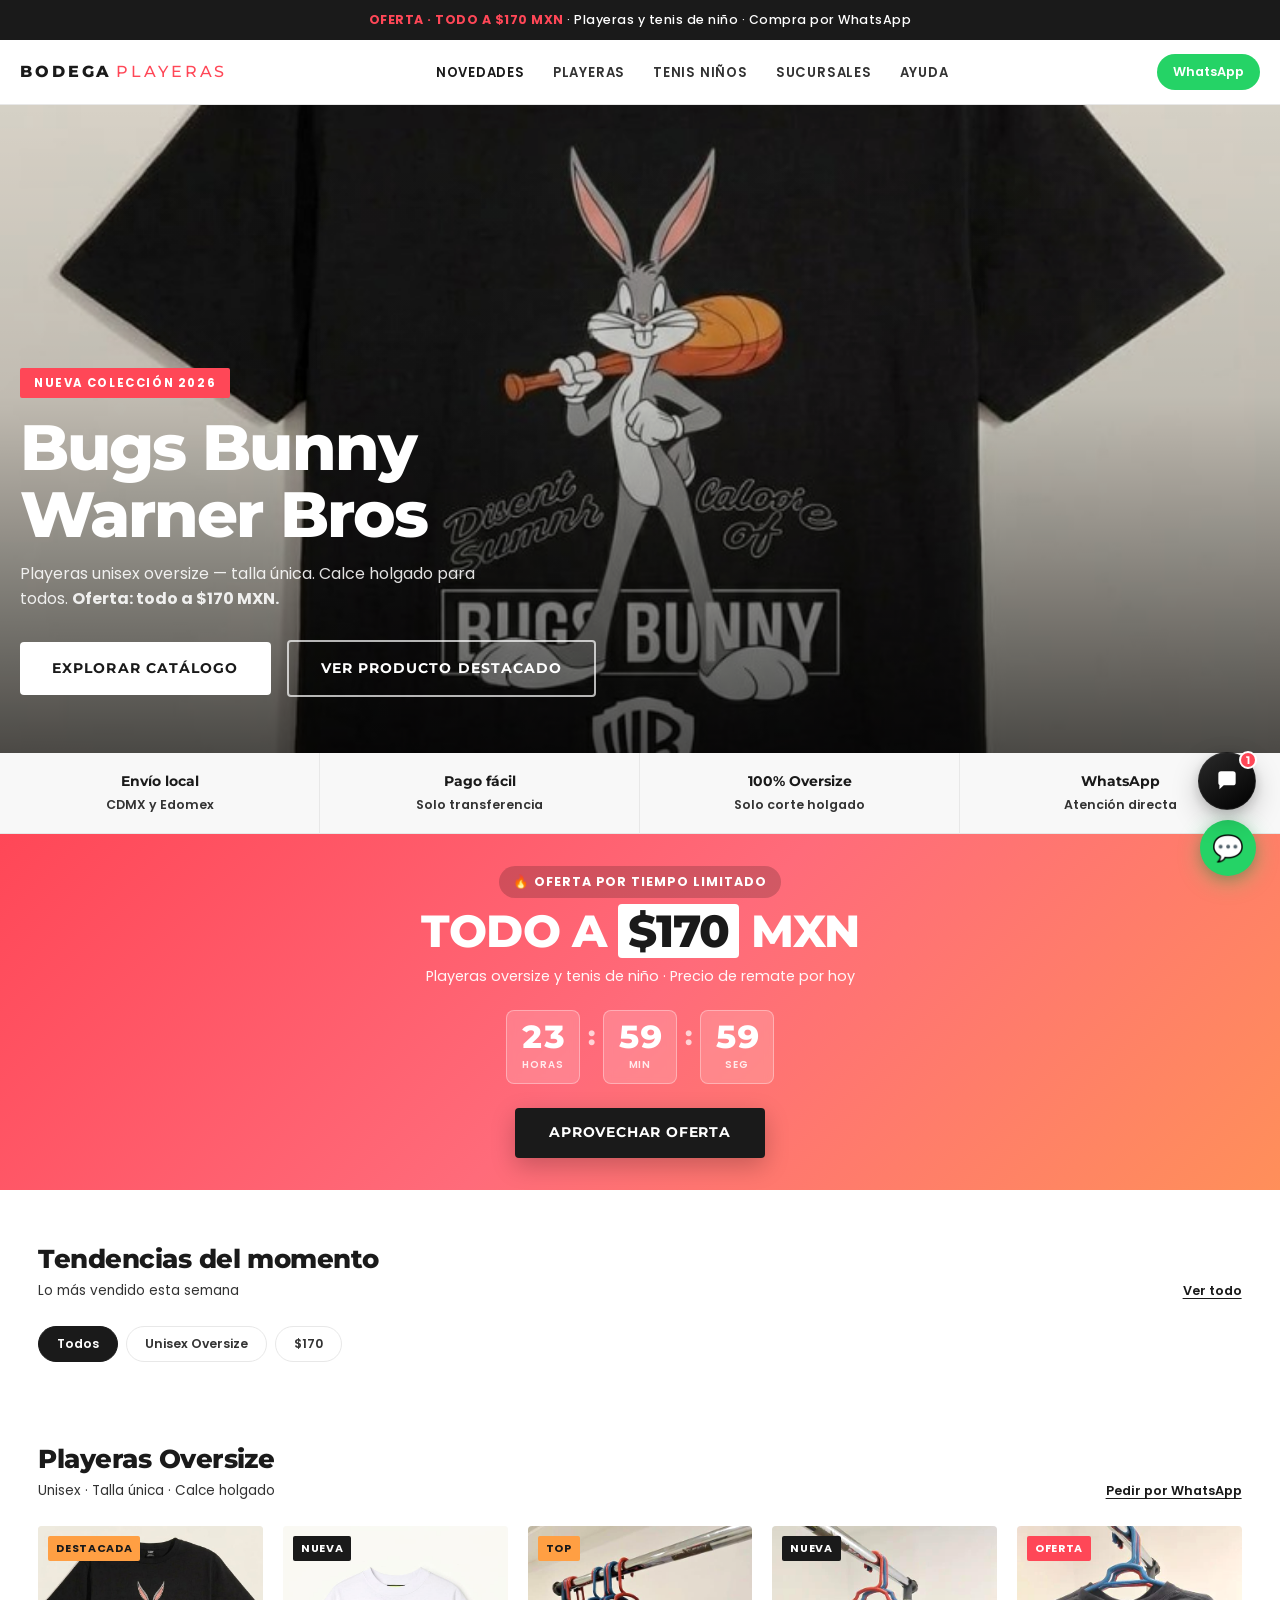
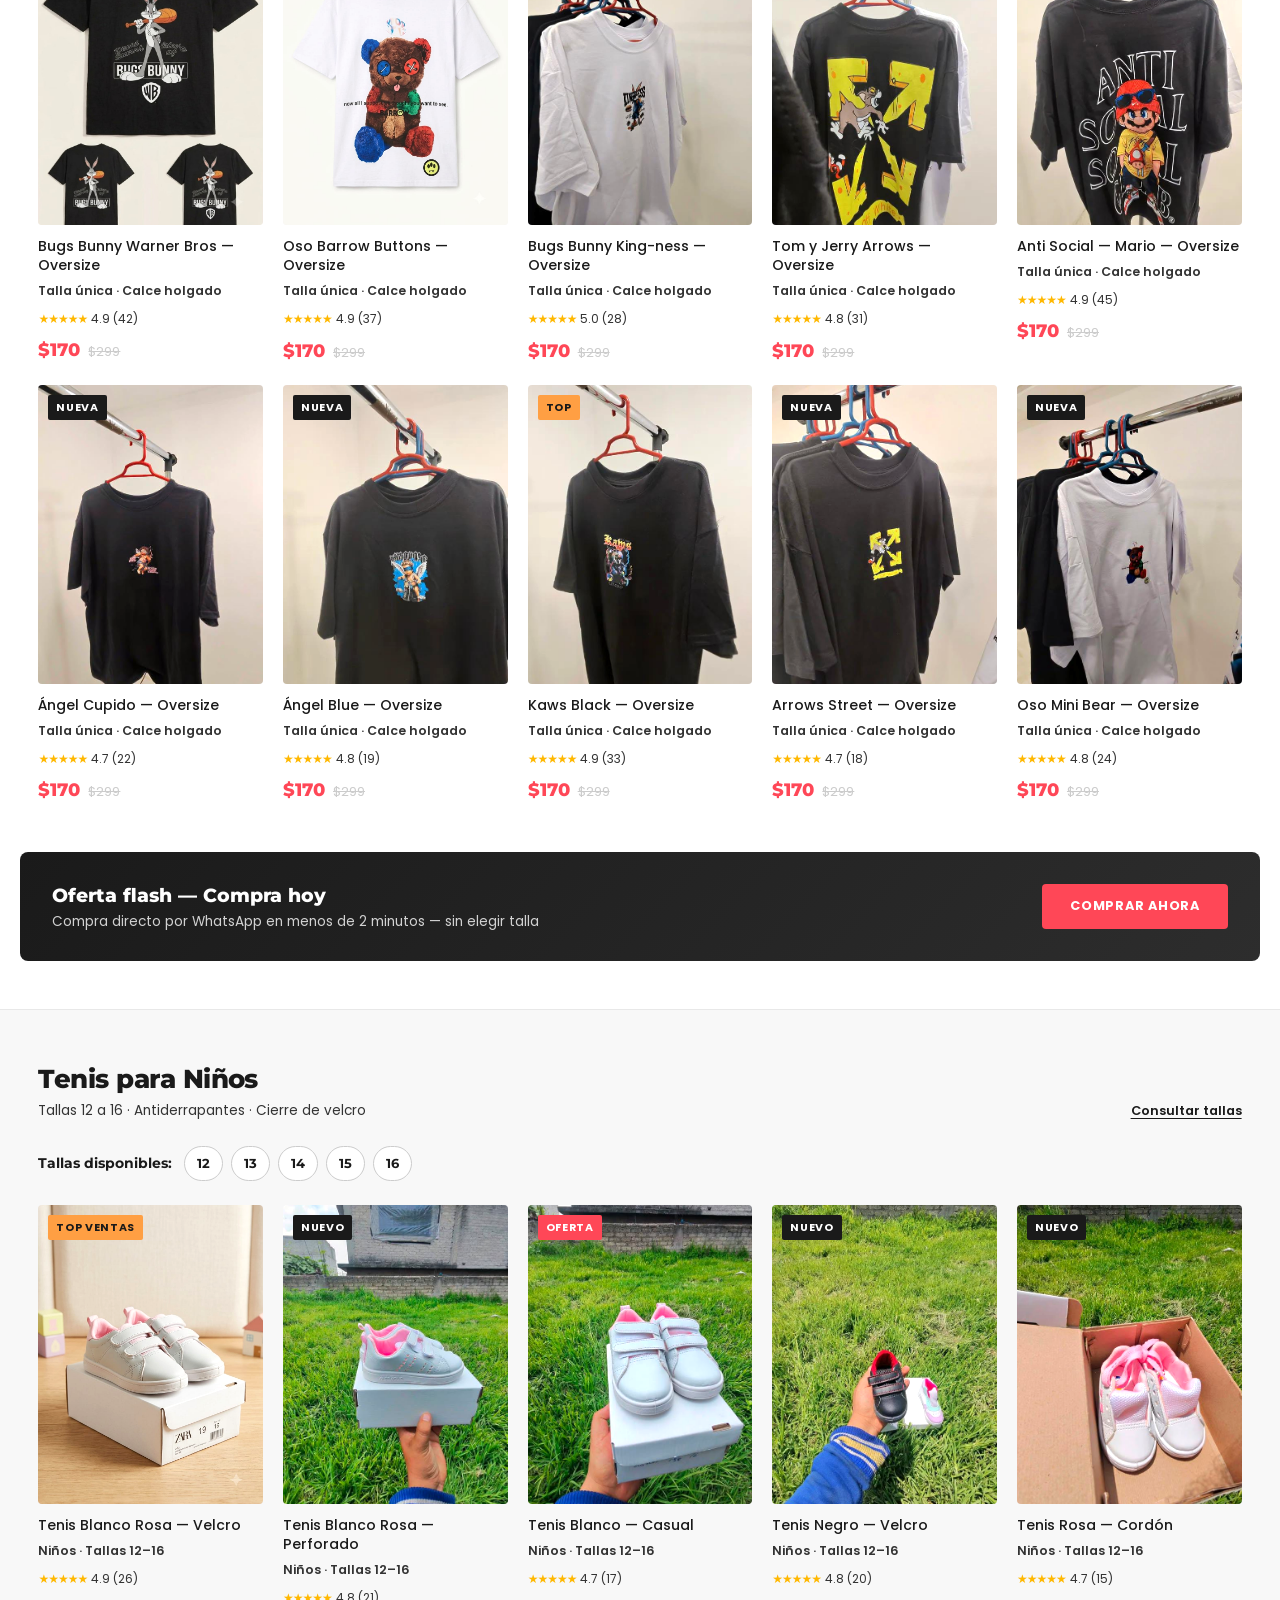
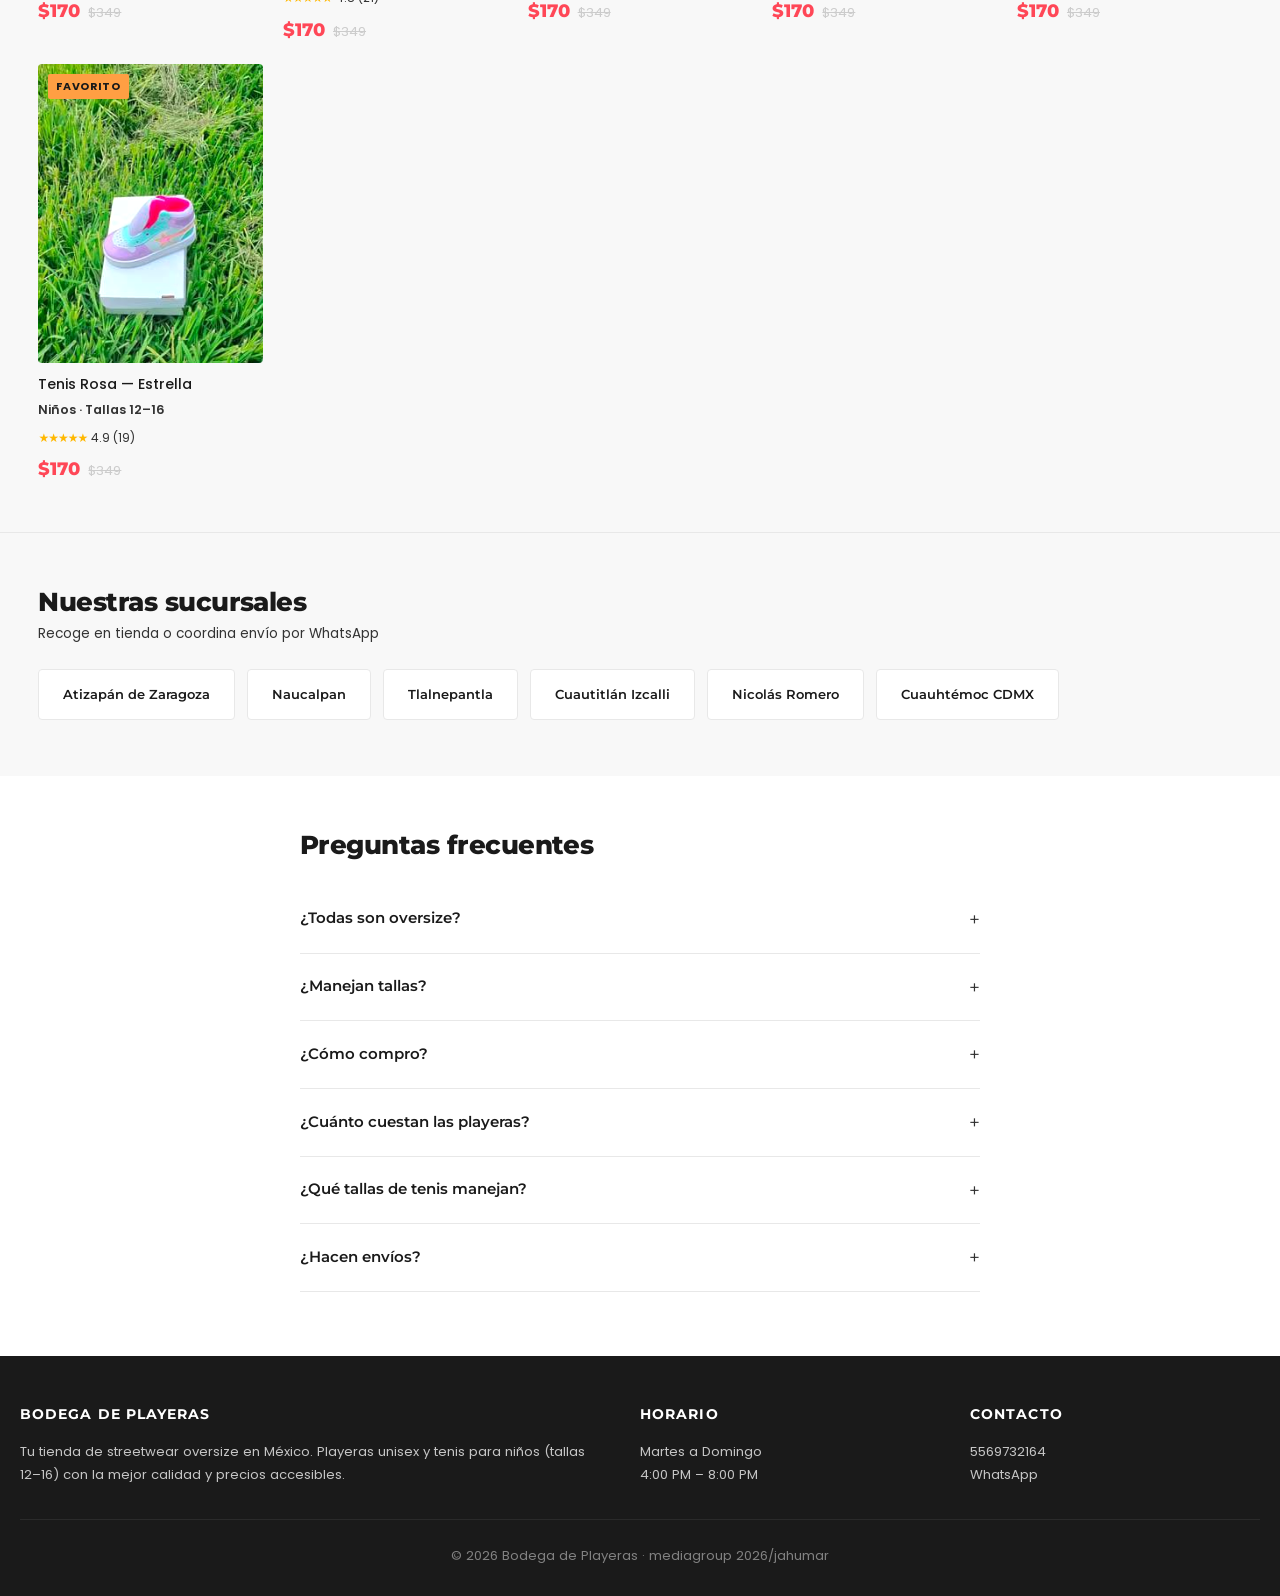
<file: index.html>
<!DOCTYPE html>
<html lang="es-MX">
<head>
    <meta charset="UTF-8">
    <meta name="viewport" content="width=device-width, initial-scale=1.0">
    <meta name="google-site-verification" content="XdOp3pEtUwwZTBhezQK1dflrmtGBMwA7yBj2yys1PDE">

    <title>Bodega de Playeras | Streetwear Oversize — ¡Todo a $170!</title>
    <meta name="description" content="Playeras unisex oversize. Talla única holgada. Compra directa por WhatsApp. Envío CDMX y Edomex. 5569732164">
    <link rel="canonical" href="https://bodegadeplayeras.netlify.app/">

    <link rel="preconnect" href="https://fonts.googleapis.com">
    <link rel="preconnect" href="https://fonts.gstatic.com" crossorigin>
    <link href="https://fonts.googleapis.com/css2?family=Montserrat:wght@400;500;600;700;800&family=Poppins:wght@400;500;600;700&display=swap" rel="stylesheet">
    <link rel="stylesheet" href="styles.css">
</head>
<body>

    <div class="promo-bar">
        <strong>OFERTA · TODO A $170 MXN</strong> · Playeras y tenis de niño · Compra por WhatsApp
    </div>

    <header class="site-header">
        <div class="site-header__inner">
            <a href="index.html" class="site-header__logo">BODEGA<span>PLAYERAS</span></a>
            <ul class="site-header__nav" id="mainNav">
                <li><a href="#novedades" class="is-active">Novedades</a></li>
                <li><a href="#catalogo">Playeras</a></li>
                <li><a href="#tenis">Tenis Niños</a></li>
                <li><a href="#sucursales">Sucursales</a></li>
                <li><a href="#faq">Ayuda</a></li>
            </ul>
            <div class="site-header__actions">
                <a href="https://wa.me/525569732164" class="site-header__wa" target="_blank" rel="noopener">WhatsApp</a>
                <button class="site-header__menu-btn" id="menuBtn" aria-label="Menú">
                    <span></span><span></span><span></span>
                </button>
            </div>
        </div>
    </header>

    <!-- Hero: reemplaza src con tu foto principal de campaña -->
    <section class="hero-shop">
        <img class="hero-shop__bg hero-shop__bg--product" src="playera-producto.png" alt="Playera Oversize Bugs Bunny Warner Bros">
        <div class="hero-shop__overlay"></div>
        <div class="hero-shop__content">
            <span class="hero-shop__badge">Nueva colección 2026</span>
            <h1 class="hero-shop__title">Bugs Bunny<br>Warner Bros</h1>
            <p class="hero-shop__sub">Playeras unisex oversize — talla única. Calce holgado para todos. <strong>Oferta: todo a $170 MXN.</strong></p>
            <a href="#catalogo" class="hero-shop__cta">Explorar catálogo</a>
            <a href="producto.html" class="hero-shop__cta hero-shop__cta--ghost">Ver producto destacado</a>
        </div>
    </section>

    <div class="trust-strip">
        <div class="trust-strip__item"><strong>Envío local</strong>CDMX y Edomex</div>
        <div class="trust-strip__item"><strong>Pago fácil</strong>Solo transferencia</div>
        <div class="trust-strip__item"><strong>100% Oversize</strong>Solo corte holgado</div>
        <div class="trust-strip__item"><strong>WhatsApp</strong>Atención directa</div>
    </div>

    <!-- Banner de oferta con cuenta regresiva -->
    <section class="offer-banner" id="ofertaBanner">
        <div class="offer-banner__inner">
            <span class="offer-banner__flag">🔥 Oferta por tiempo limitado</span>
            <h2 class="offer-banner__title">TODO A <span>$170</span> MXN</h2>
            <p class="offer-banner__sub">Playeras oversize y tenis de niño · Precio de remate por hoy</p>
            <div class="countdown" id="countdown" role="timer" aria-live="polite">
                <div class="countdown__box"><span class="countdown__num" id="cdHours">00</span><span class="countdown__label">Horas</span></div>
                <span class="countdown__sep">:</span>
                <div class="countdown__box"><span class="countdown__num" id="cdMins">00</span><span class="countdown__label">Min</span></div>
                <span class="countdown__sep">:</span>
                <div class="countdown__box"><span class="countdown__num" id="cdSecs">00</span><span class="countdown__label">Seg</span></div>
            </div>
            <a href="https://wa.me/525569732164?text=Hola%2C%20quiero%20aprovechar%20la%20oferta%20de%20todo%20a%20%24170%20MXN.%20%C2%BFMe%20pasas%20los%20modelos%20disponibles%3F" class="offer-banner__cta" target="_blank" rel="noopener">Aprovechar oferta</a>
        </div>
    </section>

    <section class="shop-section" id="novedades">
        <div class="container">
            <div class="section-head">
                <div>
                    <h2>Tendencias del momento</h2>
                    <p>Lo más vendido esta semana</p>
                </div>
                <a href="#catalogo" class="section-head__link">Ver todo</a>
            </div>

            <div class="filter-chips" id="filterChips">
                <button class="chip is-active" data-filter="all">Todos</button>
                <button class="chip" data-filter="oversize">Unisex Oversize</button>
                <button class="chip" data-filter="170">$170</button>
            </div>
        </div>
    </section>

    <!-- Catálogo de playeras -->
    <section class="shop-section" id="catalogo" style="padding-top:0">
        <div class="container">
            <div class="section-head">
                <div>
                    <h2>Playeras Oversize</h2>
                    <p>Unisex · Talla única · Calce holgado</p>
                </div>
                <a href="https://wa.me/525569732164" class="section-head__link" target="_blank" rel="noopener">Pedir por WhatsApp</a>
            </div>

            <div class="shop-grid" id="shopGrid">

                <a href="producto.html?p=bugs-bunny" class="shop-card" data-variant="oversize" data-price="170">
                    <div class="shop-card__media shop-card__media--product">
                        <span class="shop-card__badge shop-card__badge--hot">Destacada</span>
                        <img src="playera-producto.png" alt="Playera Oversize Bugs Bunny Warner Bros" loading="lazy">
                    </div>
                    <h3 class="shop-card__title">Bugs Bunny Warner Bros — Oversize</h3>
                    <p class="shop-card__fit">Talla única · Calce holgado</p>
                    <div class="shop-card__rating">
                        <span class="shop-card__stars">★★★★★</span>
                        <span class="shop-card__reviews">4.9 (42)</span>
                    </div>
                    <div class="shop-card__price">
                        <span class="shop-card__price-now">$170</span>
                        <span class="shop-card__price-old">$299</span>
                    </div>
                </a>

                <a href="producto.html?p=oso-barrow" class="shop-card" data-variant="oversize" data-price="170">
                    <div class="shop-card__media shop-card__media--tee">
                        <span class="shop-card__badge shop-card__badge--new">Nueva</span>
                        <img src="img/WhatsApp%20Image%202026-07-10%20at%203.26.46%20PM%20(3).jpeg" alt="Playera Oso Barrow botones oversize" loading="lazy">
                    </div>
                    <h3 class="shop-card__title">Oso Barrow Buttons — Oversize</h3>
                    <p class="shop-card__fit">Talla única · Calce holgado</p>
                    <div class="shop-card__rating">
                        <span class="shop-card__stars">★★★★★</span>
                        <span class="shop-card__reviews">4.9 (37)</span>
                    </div>
                    <div class="shop-card__price">
                        <span class="shop-card__price-now">$170</span>
                        <span class="shop-card__price-old">$299</span>
                    </div>
                </a>

                <a href="producto.html?p=bugs-kingness" class="shop-card" data-variant="oversize" data-price="170">
                    <div class="shop-card__media shop-card__media--tee">
                        <span class="shop-card__badge shop-card__badge--hot">Top</span>
                        <img src="img/WhatsApp%20Image%202026-07-10%20at%203.26.47%20PM%20(3).jpeg" alt="Playera Bugs Bunny King-ness blanca oversize" loading="lazy">
                    </div>
                    <h3 class="shop-card__title">Bugs Bunny King-ness — Oversize</h3>
                    <p class="shop-card__fit">Talla única · Calce holgado</p>
                    <div class="shop-card__rating">
                        <span class="shop-card__stars">★★★★★</span>
                        <span class="shop-card__reviews">5.0 (28)</span>
                    </div>
                    <div class="shop-card__price">
                        <span class="shop-card__price-now">$170</span>
                        <span class="shop-card__price-old">$299</span>
                    </div>
                </a>

                <a href="producto.html?p=tom-jerry" class="shop-card" data-variant="oversize" data-price="170">
                    <div class="shop-card__media shop-card__media--tee">
                        <span class="shop-card__badge shop-card__badge--new">Nueva</span>
                        <img src="img/WhatsApp%20Image%202026-07-10%20at%203.26.47%20PM%20(6).jpeg" alt="Playera Tom y Jerry negra oversize" loading="lazy">
                    </div>
                    <h3 class="shop-card__title">Tom y Jerry Arrows — Oversize</h3>
                    <p class="shop-card__fit">Talla única · Calce holgado</p>
                    <div class="shop-card__rating">
                        <span class="shop-card__stars">★★★★★</span>
                        <span class="shop-card__reviews">4.8 (31)</span>
                    </div>
                    <div class="shop-card__price">
                        <span class="shop-card__price-now">$170</span>
                        <span class="shop-card__price-old">$299</span>
                    </div>
                </a>

                <a href="producto.html?p=anti-social-mario" class="shop-card" data-variant="oversize" data-price="170">
                    <div class="shop-card__media shop-card__media--tee">
                        <span class="shop-card__badge shop-card__badge--sale">Oferta</span>
                        <img src="img/WhatsApp%20Image%202026-07-10%20at%203.26.46%20PM%20(12).jpeg" alt="Playera Anti Social Social Club Mario negra oversize" loading="lazy">
                    </div>
                    <h3 class="shop-card__title">Anti Social — Mario — Oversize</h3>
                    <p class="shop-card__fit">Talla única · Calce holgado</p>
                    <div class="shop-card__rating">
                        <span class="shop-card__stars">★★★★★</span>
                        <span class="shop-card__reviews">4.9 (45)</span>
                    </div>
                    <div class="shop-card__price">
                        <span class="shop-card__price-now">$170</span>
                        <span class="shop-card__price-old">$299</span>
                    </div>
                </a>

                <a href="producto.html?p=angel-cupido" class="shop-card" data-variant="oversize" data-price="170">
                    <div class="shop-card__media shop-card__media--tee">
                        <span class="shop-card__badge shop-card__badge--new">Nueva</span>
                        <img src="img/WhatsApp%20Image%202026-07-10%20at%203.26.47%20PM%20(7).jpeg" alt="Playera Ángel Cupido negra oversize" loading="lazy">
                    </div>
                    <h3 class="shop-card__title">Ángel Cupido — Oversize</h3>
                    <p class="shop-card__fit">Talla única · Calce holgado</p>
                    <div class="shop-card__rating">
                        <span class="shop-card__stars">★★★★★</span>
                        <span class="shop-card__reviews">4.7 (22)</span>
                    </div>
                    <div class="shop-card__price">
                        <span class="shop-card__price-now">$170</span>
                        <span class="shop-card__price-old">$299</span>
                    </div>
                </a>

                <a href="producto.html?p=angel-blue" class="shop-card" data-variant="oversize" data-price="170">
                    <div class="shop-card__media shop-card__media--tee">
                        <span class="shop-card__badge shop-card__badge--new">Nueva</span>
                        <img src="img/WhatsApp%20Image%202026-07-10%20at%203.26.47%20PM%20(9).jpeg" alt="Playera Ángel Blue negra oversize" loading="lazy">
                    </div>
                    <h3 class="shop-card__title">Ángel Blue — Oversize</h3>
                    <p class="shop-card__fit">Talla única · Calce holgado</p>
                    <div class="shop-card__rating">
                        <span class="shop-card__stars">★★★★★</span>
                        <span class="shop-card__reviews">4.8 (19)</span>
                    </div>
                    <div class="shop-card__price">
                        <span class="shop-card__price-now">$170</span>
                        <span class="shop-card__price-old">$299</span>
                    </div>
                </a>

                <a href="producto.html?p=kaws-black" class="shop-card" data-variant="oversize" data-price="170">
                    <div class="shop-card__media shop-card__media--tee">
                        <span class="shop-card__badge shop-card__badge--hot">Top</span>
                        <img src="img/WhatsApp%20Image%202026-07-10%20at%203.26.47%20PM%20(11).jpeg" alt="Playera Kaws negra oversize" loading="lazy">
                    </div>
                    <h3 class="shop-card__title">Kaws Black — Oversize</h3>
                    <p class="shop-card__fit">Talla única · Calce holgado</p>
                    <div class="shop-card__rating">
                        <span class="shop-card__stars">★★★★★</span>
                        <span class="shop-card__reviews">4.9 (33)</span>
                    </div>
                    <div class="shop-card__price">
                        <span class="shop-card__price-now">$170</span>
                        <span class="shop-card__price-old">$299</span>
                    </div>
                </a>

                <a href="producto.html?p=arrows-street" class="shop-card" data-variant="oversize" data-price="170">
                    <div class="shop-card__media shop-card__media--tee">
                        <span class="shop-card__badge shop-card__badge--new">Nueva</span>
                        <img src="img/WhatsApp%20Image%202026-07-10%20at%203.26.47%20PM%20(2).jpeg" alt="Playera Arrows negra oversize" loading="lazy">
                    </div>
                    <h3 class="shop-card__title">Arrows Street — Oversize</h3>
                    <p class="shop-card__fit">Talla única · Calce holgado</p>
                    <div class="shop-card__rating">
                        <span class="shop-card__stars">★★★★★</span>
                        <span class="shop-card__reviews">4.7 (18)</span>
                    </div>
                    <div class="shop-card__price">
                        <span class="shop-card__price-now">$170</span>
                        <span class="shop-card__price-old">$299</span>
                    </div>
                </a>

                <a href="producto.html?p=oso-mini" class="shop-card" data-variant="oversize" data-price="170">
                    <div class="shop-card__media shop-card__media--tee">
                        <span class="shop-card__badge shop-card__badge--new">Nueva</span>
                        <img src="img/WhatsApp%20Image%202026-07-10%20at%203.26.47%20PM%20(5).jpeg" alt="Playera Oso Mini blanca oversize" loading="lazy">
                    </div>
                    <h3 class="shop-card__title">Oso Mini Bear — Oversize</h3>
                    <p class="shop-card__fit">Talla única · Calce holgado</p>
                    <div class="shop-card__rating">
                        <span class="shop-card__stars">★★★★★</span>
                        <span class="shop-card__reviews">4.8 (24)</span>
                    </div>
                    <div class="shop-card__price">
                        <span class="shop-card__price-now">$170</span>
                        <span class="shop-card__price-old">$299</span>
                    </div>
                </a>

            </div>
        </div>
    </section>

    <div class="flash-banner">
        <div>
            <h3>Oferta flash — Compra hoy</h3>
            <p>Compra directo por WhatsApp en menos de 2 minutos — sin elegir talla</p>
        </div>
        <a href="producto.html" class="flash-banner__btn">Comprar ahora</a>
    </div>

    <!-- Tenis para niños (tallas 12–16) -->
    <section class="shop-section shop-section--tenis" id="tenis">
        <div class="container">
            <div class="section-head">
                <div>
                    <h2>Tenis para Niños</h2>
                    <p>Tallas 12 a 16 · Antiderrapantes · Cierre de velcro</p>
                </div>
                <a href="https://wa.me/525569732164?text=Hola%2C%20me%20interesan%20los%20Tenis%20para%20ni%C3%B1o%20(talla%2012-16).%20%C2%BFQu%C3%A9%20modelos%20tienen%3F" class="section-head__link" target="_blank" rel="noopener">Consultar tallas</a>
            </div>

            <div class="size-note">
                <strong>Tallas disponibles:</strong>
                <span class="size-pill">12</span>
                <span class="size-pill">13</span>
                <span class="size-pill">14</span>
                <span class="size-pill">15</span>
                <span class="size-pill">16</span>
            </div>

            <div class="shop-grid">

                <a href="producto.html?p=tenis-blanco-rosa-velcro" class="shop-card">
                    <div class="shop-card__media shop-card__media--tenis">
                        <span class="shop-card__badge shop-card__badge--hot">Top ventas</span>
                        <img src="img/WhatsApp%20Image%202026-07-10%20at%203.26.46%20PM%20(1).jpeg" alt="Tenis blanco con rosa de velcro para niña talla 12-16" loading="lazy" style="object-position:center 40%">
                    </div>
                    <h3 class="shop-card__title">Tenis Blanco Rosa — Velcro</h3>
                    <p class="shop-card__fit">Niños · Tallas 12–16</p>
                    <div class="shop-card__rating">
                        <span class="shop-card__stars">★★★★★</span>
                        <span class="shop-card__reviews">4.9 (26)</span>
                    </div>
                    <div class="shop-card__price">
                        <span class="shop-card__price-now">$170</span>
                        <span class="shop-card__price-old">$349</span>
                    </div>
                </a>

                <a href="producto.html?p=tenis-blanco-rosa-perforado" class="shop-card">
                    <div class="shop-card__media shop-card__media--tenis">
                        <span class="shop-card__badge shop-card__badge--new">Nuevo</span>
                        <img src="img/WhatsApp%20Image%202026-07-10%20at%203.26.47%20PM.jpeg" alt="Tenis blanco con rosa perforado para niña talla 12-16" loading="lazy" style="object-position:center 45%">
                    </div>
                    <h3 class="shop-card__title">Tenis Blanco Rosa — Perforado</h3>
                    <p class="shop-card__fit">Niños · Tallas 12–16</p>
                    <div class="shop-card__rating">
                        <span class="shop-card__stars">★★★★★</span>
                        <span class="shop-card__reviews">4.8 (21)</span>
                    </div>
                    <div class="shop-card__price">
                        <span class="shop-card__price-now">$170</span>
                        <span class="shop-card__price-old">$349</span>
                    </div>
                </a>

                <a href="producto.html?p=tenis-blanco-casual" class="shop-card">
                    <div class="shop-card__media shop-card__media--tenis">
                        <span class="shop-card__badge shop-card__badge--sale">Oferta</span>
                        <img src="img/WhatsApp%20Image%202026-07-10%20at%203.26.46%20PM%20(6).jpeg" alt="Tenis blanco de velcro para niña talla 12-16" loading="lazy" style="object-position:center 45%">
                    </div>
                    <h3 class="shop-card__title">Tenis Blanco — Casual</h3>
                    <p class="shop-card__fit">Niños · Tallas 12–16</p>
                    <div class="shop-card__rating">
                        <span class="shop-card__stars">★★★★★</span>
                        <span class="shop-card__reviews">4.7 (17)</span>
                    </div>
                    <div class="shop-card__price">
                        <span class="shop-card__price-now">$170</span>
                        <span class="shop-card__price-old">$349</span>
                    </div>
                </a>

                <a href="producto.html?p=tenis-negro-velcro" class="shop-card">
                    <div class="shop-card__media shop-card__media--tenis">
                        <span class="shop-card__badge shop-card__badge--new">Nuevo</span>
                        <img src="img/WhatsApp%20Image%202026-07-10%20at%203.26.46%20PM%20(13).jpeg" alt="Tenis negro de velcro para niño talla 12-16" loading="lazy" style="object-position:center 48%">
                    </div>
                    <h3 class="shop-card__title">Tenis Negro — Velcro</h3>
                    <p class="shop-card__fit">Niños · Tallas 12–16</p>
                    <div class="shop-card__rating">
                        <span class="shop-card__stars">★★★★★</span>
                        <span class="shop-card__reviews">4.8 (20)</span>
                    </div>
                    <div class="shop-card__price">
                        <span class="shop-card__price-now">$170</span>
                        <span class="shop-card__price-old">$349</span>
                    </div>
                </a>

                <a href="producto.html?p=tenis-rosa-cordon" class="shop-card">
                    <div class="shop-card__media shop-card__media--tenis">
                        <span class="shop-card__badge shop-card__badge--new">Nuevo</span>
                        <img src="img/WhatsApp%20Image%202026-07-10%20at%203.26.47%20PM%20(10).jpeg" alt="Tenis rosa con cordón para niña talla 12-16" loading="lazy" style="object-position:center 52%">
                    </div>
                    <h3 class="shop-card__title">Tenis Rosa — Cordón</h3>
                    <p class="shop-card__fit">Niños · Tallas 12–16</p>
                    <div class="shop-card__rating">
                        <span class="shop-card__stars">★★★★★</span>
                        <span class="shop-card__reviews">4.7 (15)</span>
                    </div>
                    <div class="shop-card__price">
                        <span class="shop-card__price-now">$170</span>
                        <span class="shop-card__price-old">$349</span>
                    </div>
                </a>

                <a href="producto.html?p=tenis-rosa-estrella" class="shop-card">
                    <div class="shop-card__media shop-card__media--tenis">
                        <span class="shop-card__badge shop-card__badge--hot">Favorito</span>
                        <img src="img/WhatsApp%20Image%202026-07-10%20at%203.26.46%20PM%20(7).jpeg" alt="Tenis rosa con estrella para niña talla 12-16" loading="lazy" class="tenis-img--zoom" style="object-position:center 52%">
                    </div>
                    <h3 class="shop-card__title">Tenis Rosa — Estrella</h3>
                    <p class="shop-card__fit">Niños · Tallas 12–16</p>
                    <div class="shop-card__rating">
                        <span class="shop-card__stars">★★★★★</span>
                        <span class="shop-card__reviews">4.9 (19)</span>
                    </div>
                    <div class="shop-card__price">
                        <span class="shop-card__price-now">$170</span>
                        <span class="shop-card__price-old">$349</span>
                    </div>
                </a>

            </div>
        </div>
    </section>

    <section class="zones-section" id="sucursales">
        <div class="container">
            <div class="section-head">
                <div>
                    <h2>Nuestras sucursales</h2>
                    <p>Recoge en tienda o coordina envío por WhatsApp</p>
                </div>
            </div>
            <div class="zones-scroll">
                <a href="atizapan.html" class="zone-pill">Atizapán de Zaragoza</a>
                <a href="naucalpan.html" class="zone-pill">Naucalpan</a>
                <a href="tlalnepantla.html" class="zone-pill">Tlalnepantla</a>
                <a href="izcalli.html" class="zone-pill">Cuautitlán Izcalli</a>
                <a href="nicolas-romero.html" class="zone-pill">Nicolás Romero</a>
                <a href="cuhutemoc.html" class="zone-pill">Cuauhtémoc CDMX</a>
            </div>
        </div>
    </section>

    <section class="faq-section" id="faq">
        <div class="section-head" style="margin-bottom:20px">
            <h2>Preguntas frecuentes</h2>
        </div>
        <div class="faq-list">
            <details>
                <summary>¿Todas son oversize?</summary>
                <p>Sí. Todas nuestras playeras son <strong>unisex oversize</strong>: corte holgado, mangas amplias y caída streetwear en talla única.</p>
            </details>
            <details>
                <summary>¿Manejan tallas?</summary>
                <p>No. Todas nuestras playeras son <strong>unisex oversize en talla única</strong>. Un solo calce holgado que adapta a la mayoría, sin elegir XS, S, M, L, etc.</p>
            </details>
            <details>
                <summary>¿Cómo compro?</summary>
                <p>Elige tu producto y pulsa "Comprar por WhatsApp". Te enviamos un mensaje prellenado para coordinar el pago por <strong>transferencia bancaria</strong> y la entrega.</p>
            </details>
            <details>
                <summary>¿Cuánto cuestan las playeras?</summary>
                <p>¡Oferta! <strong>Toda la tienda a $170 MXN</strong> — todas las playeras y los tenis de niño al mismo precio. Precio visible en el catálogo y en la página del producto.</p>
            </details>
            <details>
                <summary>¿Qué tallas de tenis manejan?</summary>
                <p>Nuestros <strong>tenis para niños</strong> están disponibles en <strong>tallas 12, 13, 14, 15 y 16</strong>. Escríbenos por WhatsApp con el modelo y la talla que buscas para confirmar disponibilidad. Precio de oferta: <strong>$170 MXN</strong>.</p>
            </details>
            <details>
                <summary>¿Hacen envíos?</summary>
                <p>Sí, envío express en zona metropolitana (CDMX y Estado de México). También puedes recoger en nuestras sucursales de martes a domingo de 4 a 8 PM.</p>
            </details>
        </div>
    </section>

    <footer class="site-footer" id="contacto">
        <div class="site-footer__grid">
            <div>
                <h4>Bodega de Playeras</h4>
                <p>Tu tienda de streetwear oversize en México. Playeras unisex y tenis para niños (tallas 12–16) con la mejor calidad y precios accesibles.</p>
            </div>
            <div>
                <h4>Horario</h4>
                <ul>
                    <li>Martes a Domingo</li>
                    <li>4:00 PM – 8:00 PM</li>
                </ul>
            </div>
            <div>
                <h4>Contacto</h4>
                <ul>
                    <li><a href="tel:+525569732164">5569732164</a></li>
                    <li><a href="https://wa.me/525569732164" target="_blank" rel="noopener">WhatsApp</a></li>
                </ul>
            </div>
        </div>
        <p class="site-footer__bottom">&copy; 2026 Bodega de Playeras · mediagroup 2026/jahumar</p>
    </footer>

    <a href="https://wa.me/525569732164" class="wa-float" target="_blank" rel="noopener" aria-label="WhatsApp">💬</a>

    <!-- ═══ CHATBOT DE VENTAS ═══ -->
    <div class="chatbot" id="chatbot">
        <button class="chatbot__toggle" id="chatbotToggle" aria-label="Abrir chat de ventas">
            <span class="chatbot__toggle-icon" aria-hidden="true"><svg viewBox="0 0 24 24" width="26" height="26" xmlns="http://www.w3.org/2000/svg"><path d="M4 5.5A2.5 2.5 0 0 1 6.5 3h11A2.5 2.5 0 0 1 20 5.5v8A2.5 2.5 0 0 1 17.5 16H9l-4 3.6V16H6.5A2.5 2.5 0 0 1 4 13.5v-8Z" fill="currentColor"/><circle cx="8.5" cy="9.5" r="1.2" fill="#fff"/><circle cx="12" cy="9.5" r="1.2" fill="#fff"/><circle cx="15.5" cy="9.5" r="1.2" fill="#fff"/></svg></span>
            <span class="chatbot__badge">1</span>
        </button>
        <div class="chatbot__window" id="chatbotWindow" role="dialog" aria-label="Chat de ventas" aria-hidden="true">
            <div class="chatbot__header">
                <div class="chatbot__header-info">
                    <span class="chatbot__avatar">BP</span>
                    <div>
                        <strong>Bodega de Playeras</strong>
                        <span class="chatbot__status">En línea · Responde al instante</span>
                    </div>
                </div>
                <button class="chatbot__close" id="chatbotClose" aria-label="Cerrar chat">&times;</button>
            </div>
            <div class="chatbot__body" id="chatbotBody"></div>
            <div class="chatbot__quick" id="chatbotQuick">
                <button class="chatbot__chip" data-q="playeras">👕 Playeras</button>
                <button class="chatbot__chip" data-q="tenis">👟 Tenis niño</button>
                <button class="chatbot__chip" data-q="precio">🔥 Precios</button>
                <button class="chatbot__chip" data-q="envio">🚚 Envíos</button>
            </div>
            <form class="chatbot__input" id="chatbotForm" autocomplete="off">
                <input type="text" id="chatbotInput" placeholder="Escribe aquí… (ej: tenis)" aria-label="Escribe tu mensaje">
                <button type="submit" aria-label="Enviar mensaje">➤</button>
            </form>
        </div>
    </div>

    <script src="home.js"></script>
    <script src="chatbot.js"></script>
    <script type="application/ld+json">
    {
      "@context": "https://schema.org",
      "@type": "ClothingStore",
      "name": "Bodega de Playeras",
      "url": "https://bodegadeplayeras.netlify.app",
      "telephone": "+525569732164",
      "address": { "@type": "PostalAddress", "addressRegion": "Estado de México", "addressCountry": "MX" }
    }
    </script>
</body>
</html>
</file>
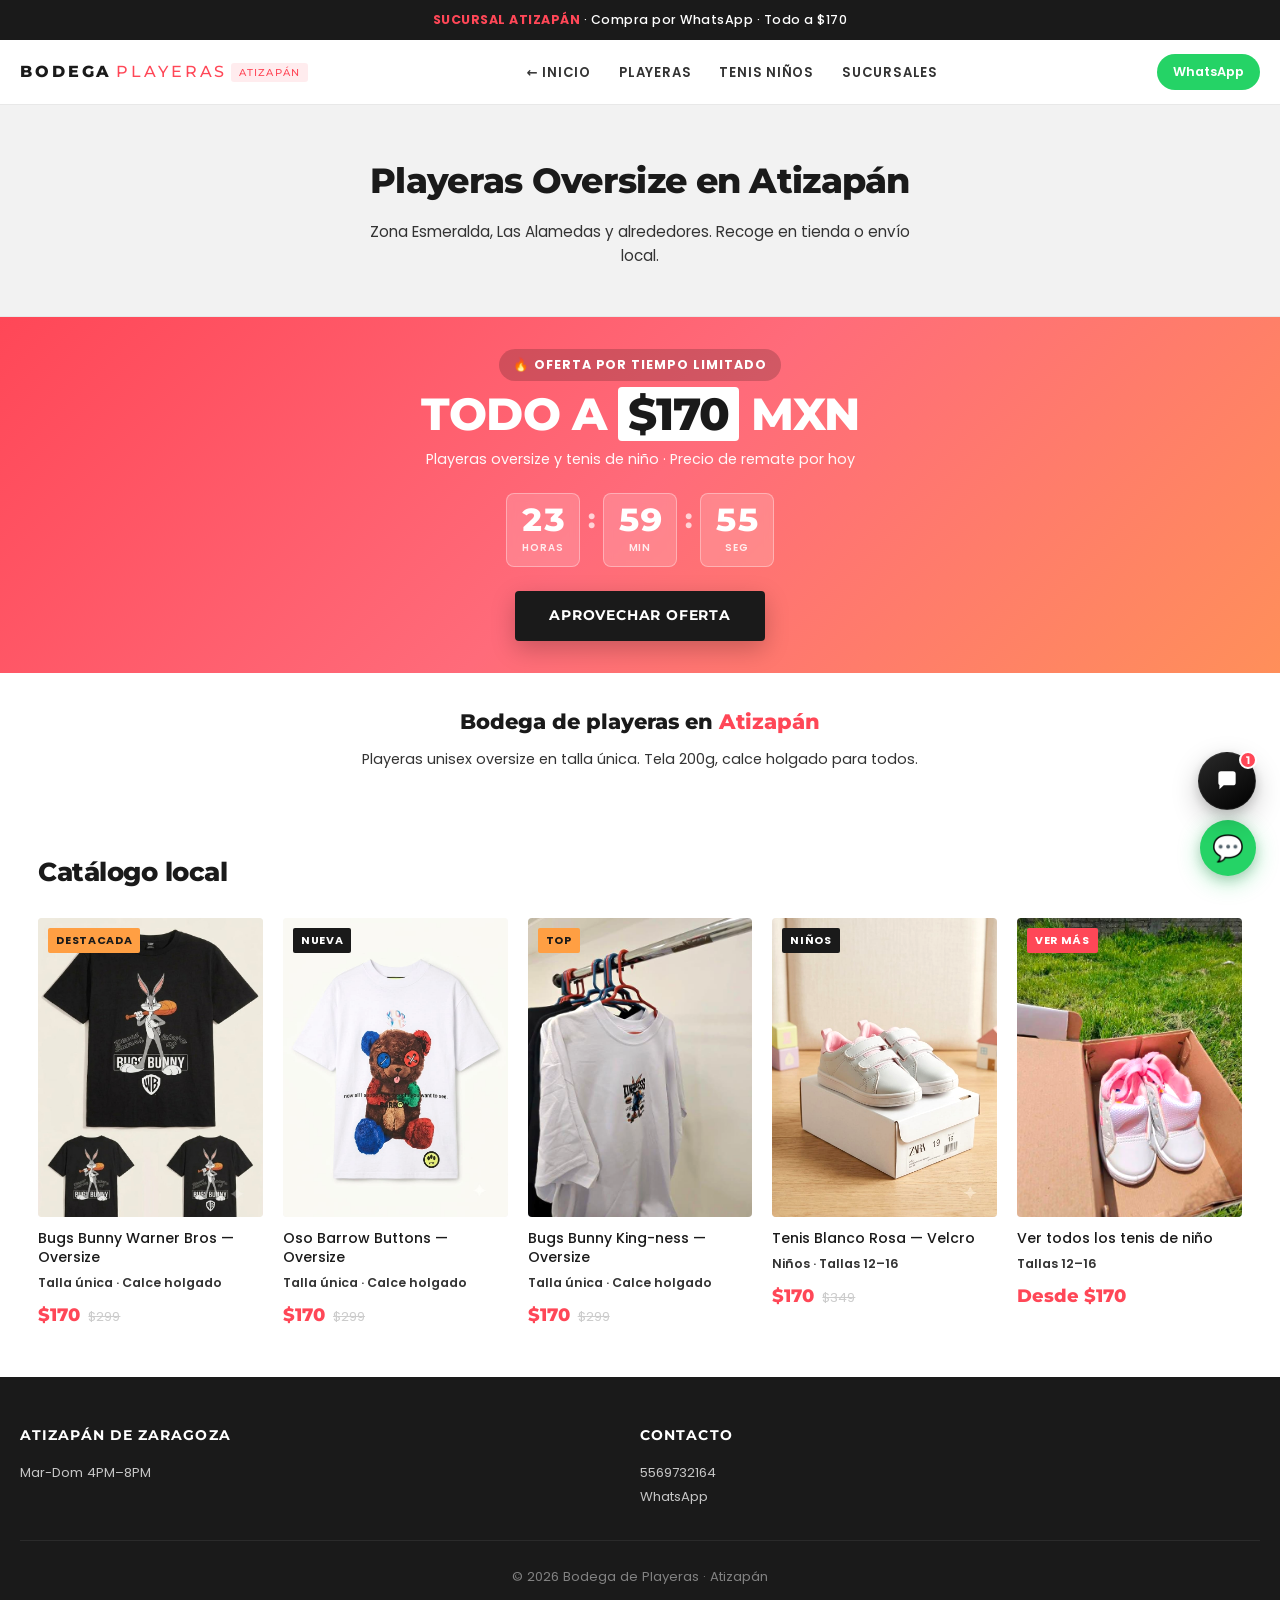
<file: atizapan.html>
<!DOCTYPE html>
<html lang="es-MX">
<head>
    <meta charset="UTF-8">
    <meta name="viewport" content="width=device-width, initial-scale=1.0">
    <meta name="google-site-verification" content="XdOp3pEtUwwZTBhezQK1dflrmtGBMwA7yBj2yys1PDE">
    <title>Bodega de Playeras Atizapán | Oversize desde $170</title>
    <meta name="description" content="Playeras oversize en Atizapán. Compra por WhatsApp desde $170. Tela 200g. Mar-Dom 4-8 PM. 5569732164">
    <link rel="preconnect" href="https://fonts.googleapis.com">
    <link rel="preconnect" href="https://fonts.gstatic.com" crossorigin>
    <link href="https://fonts.googleapis.com/css2?family=Montserrat:wght@400;600;700;800&family=Poppins:wght@400;500;600&display=swap" rel="stylesheet">
    <link rel="stylesheet" href="styles.css">
</head>
<body>
    <div class="promo-bar"><strong>SUCURSAL ATIZAPÁN</strong> · Compra por WhatsApp · Todo a $170</div>
    <header class="site-header">
        <div class="site-header__inner">
            <a href="index.html" class="site-header__logo">BODEGA<span>PLAYERAS</span><span class="sucursal-tag">ATIZAPÁN</span></a>
            <ul class="site-header__nav" id="mainNav">
                <li><a href="index.html">← Inicio</a></li>
                <li><a href="index.html#catalogo">Playeras</a></li>
                <li><a href="index.html#tenis">Tenis Niños</a></li>
                <li><a href="index.html#sucursales">Sucursales</a></li>
            </ul>
            <div class="site-header__actions">
                <a href="https://wa.me/525569732164" class="site-header__wa" target="_blank" rel="noopener">WhatsApp</a>
                <button class="site-header__menu-btn" id="menuBtn" aria-label="Menú"><span></span><span></span><span></span></button>
            </div>
        </div>
    </header>
    <section class="hero-local">
        <h1>Playeras Oversize en Atizapán</h1>
        <p>Zona Esmeralda, Las Alamedas y alrededores. Recoge en tienda o envío local.</p>
    </section>

    <section class="offer-banner" id="ofertaBanner">
        <div class="offer-banner__inner">
            <span class="offer-banner__flag">🔥 Oferta por tiempo limitado</span>
            <h2 class="offer-banner__title">TODO A <span>$170</span> MXN</h2>
            <p class="offer-banner__sub">Playeras oversize y tenis de niño · Precio de remate por hoy</p>
            <div class="countdown" id="countdown" role="timer" aria-live="polite">
                <div class="countdown__box"><span class="countdown__num" id="cdHours">00</span><span class="countdown__label">Horas</span></div>
                <span class="countdown__sep">:</span>
                <div class="countdown__box"><span class="countdown__num" id="cdMins">00</span><span class="countdown__label">Min</span></div>
                <span class="countdown__sep">:</span>
                <div class="countdown__box"><span class="countdown__num" id="cdSecs">00</span><span class="countdown__label">Seg</span></div>
            </div>
            <a href="https://wa.me/525569732164?text=Hola%2C%20quiero%20aprovechar%20la%20oferta%20de%20todo%20a%20%24170%20MXN.%20%C2%BFMe%20pasas%20los%20modelos%20disponibles%3F" class="offer-banner__cta" target="_blank" rel="noopener">Aprovechar oferta</a>
        </div>
    </section>

    <div class="seo-block">
        <h2>Bodega de playeras en <span>Atizapán</span></h2>
        <p>Playeras unisex oversize en talla única. Tela 200g, calce holgado para todos.</p>
    </div>
    <section class="shop-section" id="catalogo">
        <div class="container">
            <div class="section-head"><h2>Catálogo local</h2></div>
            <div class="shop-grid">
                <a href="producto.html?p=bugs-bunny" class="shop-card">
                    <div class="shop-card__media shop-card__media--product"><span class="shop-card__badge shop-card__badge--hot">Destacada</span><img src="playera-producto.png" alt="Playera Oversize Bugs Bunny Warner Bros"></div>
                    <h3 class="shop-card__title">Bugs Bunny Warner Bros — Oversize</h3>
                    <p class="shop-card__fit">Talla única · Calce holgado</p>
                    <div class="shop-card__price"><span class="shop-card__price-now">$170</span><span class="shop-card__price-old">$299</span></div>
                </a>
                <a href="producto.html?p=oso-barrow" class="shop-card">
                    <div class="shop-card__media shop-card__media--tee"><span class="shop-card__badge shop-card__badge--new">Nueva</span><img src="img/WhatsApp%20Image%202026-07-10%20at%203.26.46%20PM%20(3).jpeg" alt="Playera Oso Barrow oversize"></div>
                    <h3 class="shop-card__title">Oso Barrow Buttons — Oversize</h3>
                    <p class="shop-card__fit">Talla única · Calce holgado</p>
                    <div class="shop-card__price"><span class="shop-card__price-now">$170</span><span class="shop-card__price-old">$299</span></div>
                </a>
                <a href="producto.html?p=bugs-kingness" class="shop-card">
                    <div class="shop-card__media shop-card__media--tee"><span class="shop-card__badge shop-card__badge--hot">Top</span><img src="img/WhatsApp%20Image%202026-07-10%20at%203.26.47%20PM%20(3).jpeg" alt="Playera Bugs Bunny King-ness oversize"></div>
                    <h3 class="shop-card__title">Bugs Bunny King-ness — Oversize</h3>
                    <p class="shop-card__fit">Talla única · Calce holgado</p>
                    <div class="shop-card__price"><span class="shop-card__price-now">$170</span><span class="shop-card__price-old">$299</span></div>
                </a>
                <a href="producto.html?p=tenis-blanco-rosa-velcro" class="shop-card">
                    <div class="shop-card__media shop-card__media--tenis"><span class="shop-card__badge shop-card__badge--new">Niños</span><img src="img/WhatsApp%20Image%202026-07-10%20at%203.26.46%20PM%20(1).jpeg" alt="Tenis blanco rosa velcro niño talla 12-16" style="object-position:center 40%"></div>
                    <h3 class="shop-card__title">Tenis Blanco Rosa — Velcro</h3>
                    <p class="shop-card__fit">Niños · Tallas 12–16</p>
                    <div class="shop-card__price"><span class="shop-card__price-now">$170</span><span class="shop-card__price-old">$349</span></div>
                </a>
                <a href="index.html#tenis" class="shop-card">
                    <div class="shop-card__media shop-card__media--tenis"><span class="shop-card__badge shop-card__badge--sale">Ver más</span><img src="img/WhatsApp%20Image%202026-07-10%20at%203.26.47%20PM%20(10).jpeg" alt="Ver todos los tenis de niño" style="object-position:center 52%"></div>
                    <h3 class="shop-card__title">Ver todos los tenis de niño</h3>
                    <p class="shop-card__fit">Tallas 12–16</p>
                    <div class="shop-card__price"><span class="shop-card__price-now">Desde $170</span></div>
                </a>
            </div>
        </div>
    </section>
    <footer class="site-footer">
        <div class="site-footer__grid">
            <div><h4>Atizapán de Zaragoza</h4><p>Mar-Dom 4PM–8PM</p></div>
            <div><h4>Contacto</h4><ul><li><a href="tel:+525569732164">5569732164</a></li><li><a href="https://wa.me/525569732164">WhatsApp</a></li></ul></div>
        </div>
        <p class="site-footer__bottom">&copy; 2026 Bodega de Playeras · Atizapán</p>
    </footer>
    <a href="https://wa.me/525569732164" class="wa-float" target="_blank" rel="noopener" aria-label="WhatsApp">💬</a>

    <!-- ═══ CHATBOT DE VENTAS ═══ -->
    <div class="chatbot" id="chatbot">
        <button class="chatbot__toggle" id="chatbotToggle" aria-label="Abrir chat de ventas">
            <span class="chatbot__toggle-icon" aria-hidden="true"><svg viewBox="0 0 24 24" width="26" height="26" xmlns="http://www.w3.org/2000/svg"><path d="M4 5.5A2.5 2.5 0 0 1 6.5 3h11A2.5 2.5 0 0 1 20 5.5v8A2.5 2.5 0 0 1 17.5 16H9l-4 3.6V16H6.5A2.5 2.5 0 0 1 4 13.5v-8Z" fill="currentColor"/><circle cx="8.5" cy="9.5" r="1.2" fill="#fff"/><circle cx="12" cy="9.5" r="1.2" fill="#fff"/><circle cx="15.5" cy="9.5" r="1.2" fill="#fff"/></svg></span>
            <span class="chatbot__badge">1</span>
        </button>
        <div class="chatbot__window" id="chatbotWindow" role="dialog" aria-label="Chat de ventas" aria-hidden="true">
            <div class="chatbot__header">
                <div class="chatbot__header-info">
                    <span class="chatbot__avatar">BP</span>
                    <div>
                        <strong>Bodega de Playeras</strong>
                        <span class="chatbot__status">En línea · Responde al instante</span>
                    </div>
                </div>
                <button class="chatbot__close" id="chatbotClose" aria-label="Cerrar chat">&times;</button>
            </div>
            <div class="chatbot__body" id="chatbotBody"></div>
            <div class="chatbot__quick" id="chatbotQuick"></div>
            <form class="chatbot__input" id="chatbotForm" autocomplete="off">
                <input type="text" id="chatbotInput" placeholder="Escribe aquí…" aria-label="Escribe tu mensaje">
                <button type="submit" aria-label="Enviar mensaje">➤</button>
            </form>
        </div>
    </div>

    <script src="home.js"></script>
    <script src="chatbot.js"></script>
    <script type="application/ld+json">{"@context":"https://schema.org","@type":"LocalBusiness","name":"Bodega de Playeras — Atizapán","address":{"@type":"PostalAddress","addressLocality":"Atizapán de Zaragoza","addressRegion":"Estado de México"},"telephone":"+525569732164"}</script>
</body>
</html>
</file>
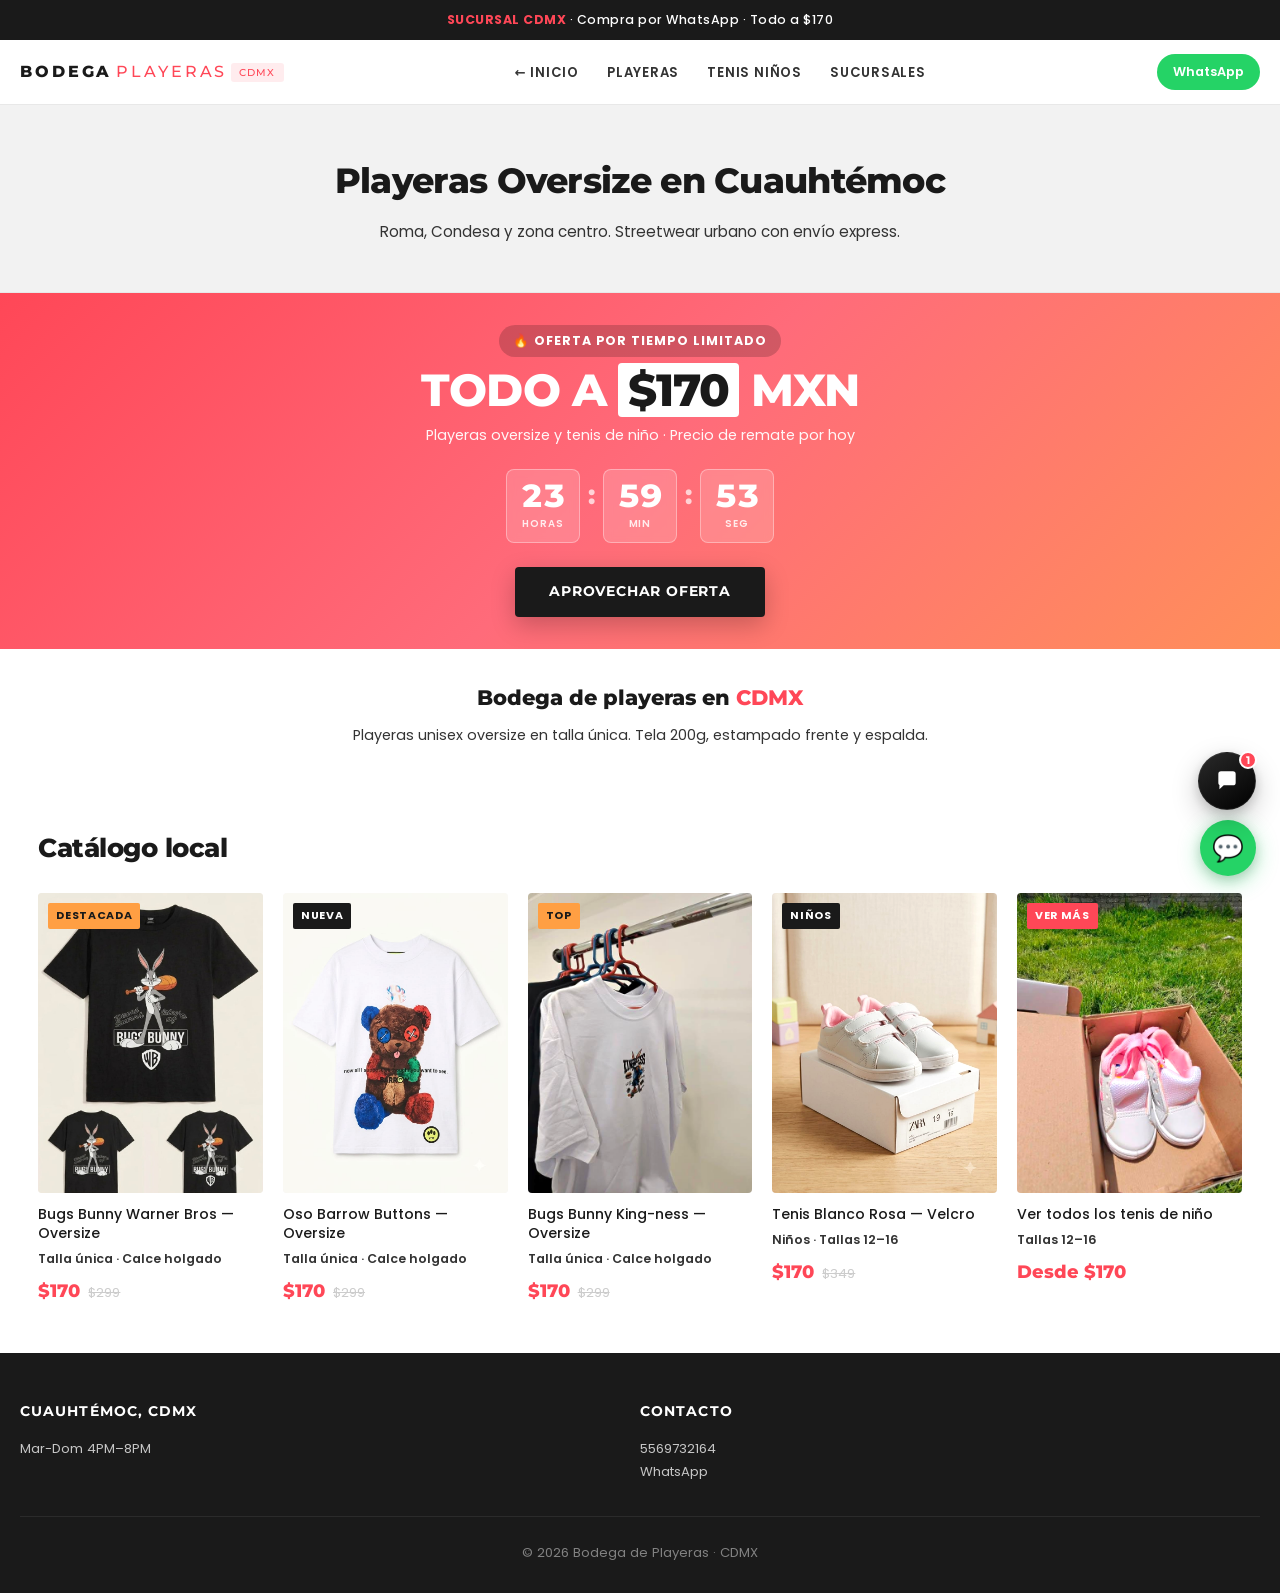
<file: cuhutemoc.html>
<!DOCTYPE html>
<html lang="es-MX">
<head>
    <meta charset="UTF-8">
    <meta name="viewport" content="width=device-width, initial-scale=1.0">
    <meta name="google-site-verification" content="XdOp3pEtUwwZTBhezQK1dflrmtGBMwA7yBj2yys1PDE">
    <title>Bodega de Playeras CDMX | Cuauhtémoc — Oversize</title>
    <meta name="description" content="Playeras oversize en Cuauhtémoc, CDMX. Desde $170. Compra por WhatsApp. Roma, Condesa y centro. 5569732164">
    <link rel="preconnect" href="https://fonts.googleapis.com">
    <link rel="preconnect" href="https://fonts.gstatic.com" crossorigin>
    <link href="https://fonts.googleapis.com/css2?family=Montserrat:wght@400;600;700;800&family=Poppins:wght@400;500;600&display=swap" rel="stylesheet">
    <link rel="stylesheet" href="styles.css">
</head>
<body>
    <div class="promo-bar"><strong>SUCURSAL CDMX</strong> · Compra por WhatsApp · Todo a $170</div>
    <header class="site-header">
        <div class="site-header__inner">
            <a href="index.html" class="site-header__logo">BODEGA<span>PLAYERAS</span><span class="sucursal-tag">CDMX</span></a>
            <ul class="site-header__nav" id="mainNav">
                <li><a href="index.html">← Inicio</a></li>
                <li><a href="index.html#catalogo">Playeras</a></li>
                <li><a href="index.html#tenis">Tenis Niños</a></li>
                <li><a href="index.html#sucursales">Sucursales</a></li>
            </ul>
            <div class="site-header__actions">
                <a href="https://wa.me/525569732164" class="site-header__wa" target="_blank" rel="noopener">WhatsApp</a>
                <button class="site-header__menu-btn" id="menuBtn" aria-label="Menú"><span></span><span></span><span></span></button>
            </div>
        </div>
    </header>
    <section class="hero-local">
        <h1>Playeras Oversize en Cuauhtémoc</h1>
        <p>Roma, Condesa y zona centro. Streetwear urbano con envío express.</p>
    </section>

    <section class="offer-banner" id="ofertaBanner">
        <div class="offer-banner__inner">
            <span class="offer-banner__flag">🔥 Oferta por tiempo limitado</span>
            <h2 class="offer-banner__title">TODO A <span>$170</span> MXN</h2>
            <p class="offer-banner__sub">Playeras oversize y tenis de niño · Precio de remate por hoy</p>
            <div class="countdown" id="countdown" role="timer" aria-live="polite">
                <div class="countdown__box"><span class="countdown__num" id="cdHours">00</span><span class="countdown__label">Horas</span></div>
                <span class="countdown__sep">:</span>
                <div class="countdown__box"><span class="countdown__num" id="cdMins">00</span><span class="countdown__label">Min</span></div>
                <span class="countdown__sep">:</span>
                <div class="countdown__box"><span class="countdown__num" id="cdSecs">00</span><span class="countdown__label">Seg</span></div>
            </div>
            <a href="https://wa.me/525569732164?text=Hola%2C%20quiero%20aprovechar%20la%20oferta%20de%20todo%20a%20%24170%20MXN.%20%C2%BFMe%20pasas%20los%20modelos%20disponibles%3F" class="offer-banner__cta" target="_blank" rel="noopener">Aprovechar oferta</a>
        </div>
    </section>

    <div class="seo-block">
        <h2>Bodega de playeras en <span>CDMX</span></h2>
        <p>Playeras unisex oversize en talla única. Tela 200g, estampado frente y espalda.</p>
    </div>
    <section class="shop-section" id="catalogo">
        <div class="container">
            <div class="section-head"><h2>Catálogo local</h2></div>
            <div class="shop-grid">
                <a href="producto.html?p=bugs-bunny" class="shop-card">
                    <div class="shop-card__media shop-card__media--product"><span class="shop-card__badge shop-card__badge--hot">Destacada</span><img src="playera-producto.png" alt="Playera Oversize Bugs Bunny Warner Bros"></div>
                    <h3 class="shop-card__title">Bugs Bunny Warner Bros — Oversize</h3>
                    <p class="shop-card__fit">Talla única · Calce holgado</p>
                    <div class="shop-card__price"><span class="shop-card__price-now">$170</span><span class="shop-card__price-old">$299</span></div>
                </a>
                <a href="producto.html?p=oso-barrow" class="shop-card">
                    <div class="shop-card__media shop-card__media--tee"><span class="shop-card__badge shop-card__badge--new">Nueva</span><img src="img/WhatsApp%20Image%202026-07-10%20at%203.26.46%20PM%20(3).jpeg" alt="Playera Oso Barrow oversize"></div>
                    <h3 class="shop-card__title">Oso Barrow Buttons — Oversize</h3>
                    <p class="shop-card__fit">Talla única · Calce holgado</p>
                    <div class="shop-card__price"><span class="shop-card__price-now">$170</span><span class="shop-card__price-old">$299</span></div>
                </a>
                <a href="producto.html?p=bugs-kingness" class="shop-card">
                    <div class="shop-card__media shop-card__media--tee"><span class="shop-card__badge shop-card__badge--hot">Top</span><img src="img/WhatsApp%20Image%202026-07-10%20at%203.26.47%20PM%20(3).jpeg" alt="Playera Bugs Bunny King-ness oversize"></div>
                    <h3 class="shop-card__title">Bugs Bunny King-ness — Oversize</h3>
                    <p class="shop-card__fit">Talla única · Calce holgado</p>
                    <div class="shop-card__price"><span class="shop-card__price-now">$170</span><span class="shop-card__price-old">$299</span></div>
                </a>
                <a href="producto.html?p=tenis-blanco-rosa-velcro" class="shop-card">
                    <div class="shop-card__media shop-card__media--tenis"><span class="shop-card__badge shop-card__badge--new">Niños</span><img src="img/WhatsApp%20Image%202026-07-10%20at%203.26.46%20PM%20(1).jpeg" alt="Tenis blanco rosa velcro niño talla 12-16" style="object-position:center 40%"></div>
                    <h3 class="shop-card__title">Tenis Blanco Rosa — Velcro</h3>
                    <p class="shop-card__fit">Niños · Tallas 12–16</p>
                    <div class="shop-card__price"><span class="shop-card__price-now">$170</span><span class="shop-card__price-old">$349</span></div>
                </a>
                <a href="index.html#tenis" class="shop-card">
                    <div class="shop-card__media shop-card__media--tenis"><span class="shop-card__badge shop-card__badge--sale">Ver más</span><img src="img/WhatsApp%20Image%202026-07-10%20at%203.26.47%20PM%20(10).jpeg" alt="Ver todos los tenis de niño" style="object-position:center 52%"></div>
                    <h3 class="shop-card__title">Ver todos los tenis de niño</h3>
                    <p class="shop-card__fit">Tallas 12–16</p>
                    <div class="shop-card__price"><span class="shop-card__price-now">Desde $170</span></div>
                </a>
            </div>
        </div>
    </section>
    <footer class="site-footer">
        <div class="site-footer__grid">
            <div><h4>Cuauhtémoc, CDMX</h4><p>Mar-Dom 4PM–8PM</p></div>
            <div><h4>Contacto</h4><ul><li><a href="tel:+525569732164">5569732164</a></li><li><a href="https://wa.me/525569732164">WhatsApp</a></li></ul></div>
        </div>
        <p class="site-footer__bottom">&copy; 2026 Bodega de Playeras · CDMX</p>
    </footer>
    <a href="https://wa.me/525569732164" class="wa-float" target="_blank" rel="noopener" aria-label="WhatsApp">💬</a>

    <!-- ═══ CHATBOT DE VENTAS ═══ -->
    <div class="chatbot" id="chatbot">
        <button class="chatbot__toggle" id="chatbotToggle" aria-label="Abrir chat de ventas">
            <span class="chatbot__toggle-icon" aria-hidden="true"><svg viewBox="0 0 24 24" width="26" height="26" xmlns="http://www.w3.org/2000/svg"><path d="M4 5.5A2.5 2.5 0 0 1 6.5 3h11A2.5 2.5 0 0 1 20 5.5v8A2.5 2.5 0 0 1 17.5 16H9l-4 3.6V16H6.5A2.5 2.5 0 0 1 4 13.5v-8Z" fill="currentColor"/><circle cx="8.5" cy="9.5" r="1.2" fill="#fff"/><circle cx="12" cy="9.5" r="1.2" fill="#fff"/><circle cx="15.5" cy="9.5" r="1.2" fill="#fff"/></svg></span>
            <span class="chatbot__badge">1</span>
        </button>
        <div class="chatbot__window" id="chatbotWindow" role="dialog" aria-label="Chat de ventas" aria-hidden="true">
            <div class="chatbot__header">
                <div class="chatbot__header-info">
                    <span class="chatbot__avatar">BP</span>
                    <div>
                        <strong>Bodega de Playeras</strong>
                        <span class="chatbot__status">En línea · Responde al instante</span>
                    </div>
                </div>
                <button class="chatbot__close" id="chatbotClose" aria-label="Cerrar chat">&times;</button>
            </div>
            <div class="chatbot__body" id="chatbotBody"></div>
            <div class="chatbot__quick" id="chatbotQuick"></div>
            <form class="chatbot__input" id="chatbotForm" autocomplete="off">
                <input type="text" id="chatbotInput" placeholder="Escribe aquí…" aria-label="Escribe tu mensaje">
                <button type="submit" aria-label="Enviar mensaje">➤</button>
            </form>
        </div>
    </div>

    <script src="home.js"></script>
    <script src="chatbot.js"></script>
    <script type="application/ld+json">{"@context":"https://schema.org","@type":"LocalBusiness","name":"Bodega de Playeras — Cuauhtémoc","address":{"@type":"PostalAddress","addressLocality":"Cuauhtémoc","addressRegion":"CDMX","addressCountry":"MX"},"telephone":"+525569732164"}</script>
</body>
</html>
</file>
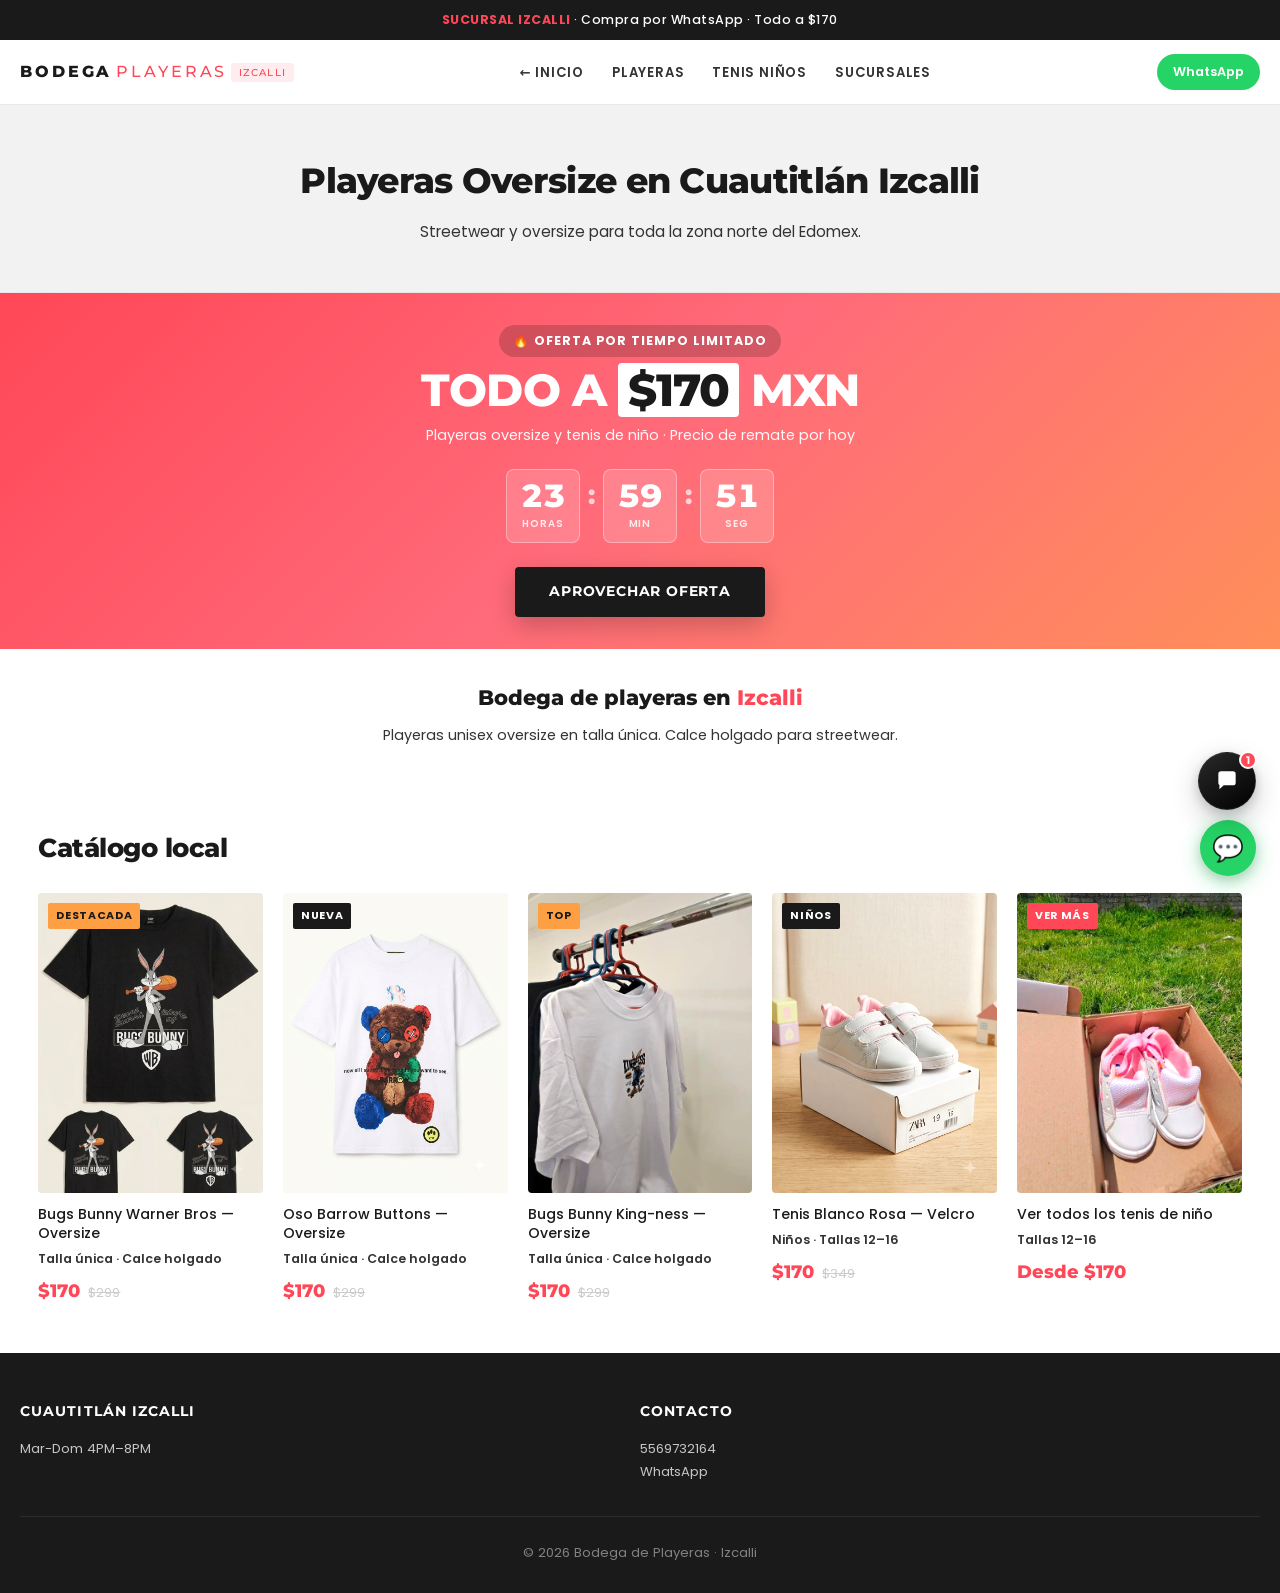
<file: izcalli.html>
<!DOCTYPE html>
<html lang="es-MX">
<head>
    <meta charset="UTF-8">
    <meta name="viewport" content="width=device-width, initial-scale=1.0">
    <meta name="google-site-verification" content="XdOp3pEtUwwZTBhezQK1dflrmtGBMwA7yBj2yys1PDE">
    <title>Bodega de Playeras Izcalli | Oversize desde $170</title>
    <meta name="description" content="Playeras oversize en Cuautitlán Izcalli. Desde $170. Compra por WhatsApp. Mar-Dom 4-8 PM. 5569732164">
    <link rel="preconnect" href="https://fonts.googleapis.com">
    <link rel="preconnect" href="https://fonts.gstatic.com" crossorigin>
    <link href="https://fonts.googleapis.com/css2?family=Montserrat:wght@400;600;700;800&family=Poppins:wght@400;500;600&display=swap" rel="stylesheet">
    <link rel="stylesheet" href="styles.css">
</head>
<body>
    <div class="promo-bar"><strong>SUCURSAL IZCALLI</strong> · Compra por WhatsApp · Todo a $170</div>
    <header class="site-header">
        <div class="site-header__inner">
            <a href="index.html" class="site-header__logo">BODEGA<span>PLAYERAS</span><span class="sucursal-tag">IZCALLI</span></a>
            <ul class="site-header__nav" id="mainNav">
                <li><a href="index.html">← Inicio</a></li>
                <li><a href="index.html#catalogo">Playeras</a></li>
                <li><a href="index.html#tenis">Tenis Niños</a></li>
                <li><a href="index.html#sucursales">Sucursales</a></li>
            </ul>
            <div class="site-header__actions">
                <a href="https://wa.me/525569732164" class="site-header__wa" target="_blank" rel="noopener">WhatsApp</a>
                <button class="site-header__menu-btn" id="menuBtn" aria-label="Menú"><span></span><span></span><span></span></button>
            </div>
        </div>
    </header>
    <section class="hero-local">
        <h1>Playeras Oversize en Cuautitlán Izcalli</h1>
        <p>Streetwear y oversize para toda la zona norte del Edomex.</p>
    </section>

    <section class="offer-banner" id="ofertaBanner">
        <div class="offer-banner__inner">
            <span class="offer-banner__flag">🔥 Oferta por tiempo limitado</span>
            <h2 class="offer-banner__title">TODO A <span>$170</span> MXN</h2>
            <p class="offer-banner__sub">Playeras oversize y tenis de niño · Precio de remate por hoy</p>
            <div class="countdown" id="countdown" role="timer" aria-live="polite">
                <div class="countdown__box"><span class="countdown__num" id="cdHours">00</span><span class="countdown__label">Horas</span></div>
                <span class="countdown__sep">:</span>
                <div class="countdown__box"><span class="countdown__num" id="cdMins">00</span><span class="countdown__label">Min</span></div>
                <span class="countdown__sep">:</span>
                <div class="countdown__box"><span class="countdown__num" id="cdSecs">00</span><span class="countdown__label">Seg</span></div>
            </div>
            <a href="https://wa.me/525569732164?text=Hola%2C%20quiero%20aprovechar%20la%20oferta%20de%20todo%20a%20%24170%20MXN.%20%C2%BFMe%20pasas%20los%20modelos%20disponibles%3F" class="offer-banner__cta" target="_blank" rel="noopener">Aprovechar oferta</a>
        </div>
    </section>

    <div class="seo-block">
        <h2>Bodega de playeras en <span>Izcalli</span></h2>
        <p>Playeras unisex oversize en talla única. Calce holgado para streetwear.</p>
    </div>
    <section class="shop-section" id="catalogo">
        <div class="container">
            <div class="section-head"><h2>Catálogo local</h2></div>
            <div class="shop-grid">
                <a href="producto.html?p=bugs-bunny" class="shop-card">
                    <div class="shop-card__media shop-card__media--product"><span class="shop-card__badge shop-card__badge--hot">Destacada</span><img src="playera-producto.png" alt="Playera Oversize Bugs Bunny Warner Bros"></div>
                    <h3 class="shop-card__title">Bugs Bunny Warner Bros — Oversize</h3>
                    <p class="shop-card__fit">Talla única · Calce holgado</p>
                    <div class="shop-card__price"><span class="shop-card__price-now">$170</span><span class="shop-card__price-old">$299</span></div>
                </a>
                <a href="producto.html?p=oso-barrow" class="shop-card">
                    <div class="shop-card__media shop-card__media--tee"><span class="shop-card__badge shop-card__badge--new">Nueva</span><img src="img/WhatsApp%20Image%202026-07-10%20at%203.26.46%20PM%20(3).jpeg" alt="Playera Oso Barrow oversize"></div>
                    <h3 class="shop-card__title">Oso Barrow Buttons — Oversize</h3>
                    <p class="shop-card__fit">Talla única · Calce holgado</p>
                    <div class="shop-card__price"><span class="shop-card__price-now">$170</span><span class="shop-card__price-old">$299</span></div>
                </a>
                <a href="producto.html?p=bugs-kingness" class="shop-card">
                    <div class="shop-card__media shop-card__media--tee"><span class="shop-card__badge shop-card__badge--hot">Top</span><img src="img/WhatsApp%20Image%202026-07-10%20at%203.26.47%20PM%20(3).jpeg" alt="Playera Bugs Bunny King-ness oversize"></div>
                    <h3 class="shop-card__title">Bugs Bunny King-ness — Oversize</h3>
                    <p class="shop-card__fit">Talla única · Calce holgado</p>
                    <div class="shop-card__price"><span class="shop-card__price-now">$170</span><span class="shop-card__price-old">$299</span></div>
                </a>
                <a href="producto.html?p=tenis-blanco-rosa-velcro" class="shop-card">
                    <div class="shop-card__media shop-card__media--tenis"><span class="shop-card__badge shop-card__badge--new">Niños</span><img src="img/WhatsApp%20Image%202026-07-10%20at%203.26.46%20PM%20(1).jpeg" alt="Tenis blanco rosa velcro niño talla 12-16" style="object-position:center 40%"></div>
                    <h3 class="shop-card__title">Tenis Blanco Rosa — Velcro</h3>
                    <p class="shop-card__fit">Niños · Tallas 12–16</p>
                    <div class="shop-card__price"><span class="shop-card__price-now">$170</span><span class="shop-card__price-old">$349</span></div>
                </a>
                <a href="index.html#tenis" class="shop-card">
                    <div class="shop-card__media shop-card__media--tenis"><span class="shop-card__badge shop-card__badge--sale">Ver más</span><img src="img/WhatsApp%20Image%202026-07-10%20at%203.26.47%20PM%20(10).jpeg" alt="Ver todos los tenis de niño" style="object-position:center 52%"></div>
                    <h3 class="shop-card__title">Ver todos los tenis de niño</h3>
                    <p class="shop-card__fit">Tallas 12–16</p>
                    <div class="shop-card__price"><span class="shop-card__price-now">Desde $170</span></div>
                </a>
            </div>
        </div>
    </section>
    <footer class="site-footer">
        <div class="site-footer__grid">
            <div><h4>Cuautitlán Izcalli</h4><p>Mar-Dom 4PM–8PM</p></div>
            <div><h4>Contacto</h4><ul><li><a href="tel:+525569732164">5569732164</a></li><li><a href="https://wa.me/525569732164">WhatsApp</a></li></ul></div>
        </div>
        <p class="site-footer__bottom">&copy; 2026 Bodega de Playeras · Izcalli</p>
    </footer>
    <a href="https://wa.me/525569732164" class="wa-float" target="_blank" rel="noopener" aria-label="WhatsApp">💬</a>

    <!-- ═══ CHATBOT DE VENTAS ═══ -->
    <div class="chatbot" id="chatbot">
        <button class="chatbot__toggle" id="chatbotToggle" aria-label="Abrir chat de ventas">
            <span class="chatbot__toggle-icon" aria-hidden="true"><svg viewBox="0 0 24 24" width="26" height="26" xmlns="http://www.w3.org/2000/svg"><path d="M4 5.5A2.5 2.5 0 0 1 6.5 3h11A2.5 2.5 0 0 1 20 5.5v8A2.5 2.5 0 0 1 17.5 16H9l-4 3.6V16H6.5A2.5 2.5 0 0 1 4 13.5v-8Z" fill="currentColor"/><circle cx="8.5" cy="9.5" r="1.2" fill="#fff"/><circle cx="12" cy="9.5" r="1.2" fill="#fff"/><circle cx="15.5" cy="9.5" r="1.2" fill="#fff"/></svg></span>
            <span class="chatbot__badge">1</span>
        </button>
        <div class="chatbot__window" id="chatbotWindow" role="dialog" aria-label="Chat de ventas" aria-hidden="true">
            <div class="chatbot__header">
                <div class="chatbot__header-info">
                    <span class="chatbot__avatar">BP</span>
                    <div>
                        <strong>Bodega de Playeras</strong>
                        <span class="chatbot__status">En línea · Responde al instante</span>
                    </div>
                </div>
                <button class="chatbot__close" id="chatbotClose" aria-label="Cerrar chat">&times;</button>
            </div>
            <div class="chatbot__body" id="chatbotBody"></div>
            <div class="chatbot__quick" id="chatbotQuick"></div>
            <form class="chatbot__input" id="chatbotForm" autocomplete="off">
                <input type="text" id="chatbotInput" placeholder="Escribe aquí…" aria-label="Escribe tu mensaje">
                <button type="submit" aria-label="Enviar mensaje">➤</button>
            </form>
        </div>
    </div>

    <script src="home.js"></script>
    <script src="chatbot.js"></script>
    <script type="application/ld+json">{"@context":"https://schema.org","@type":"LocalBusiness","name":"Bodega de Playeras — Izcalli","address":{"@type":"PostalAddress","addressLocality":"Cuautitlán Izcalli","addressRegion":"Estado de México"},"telephone":"+525569732164"}</script>
</body>
</html>
</file>
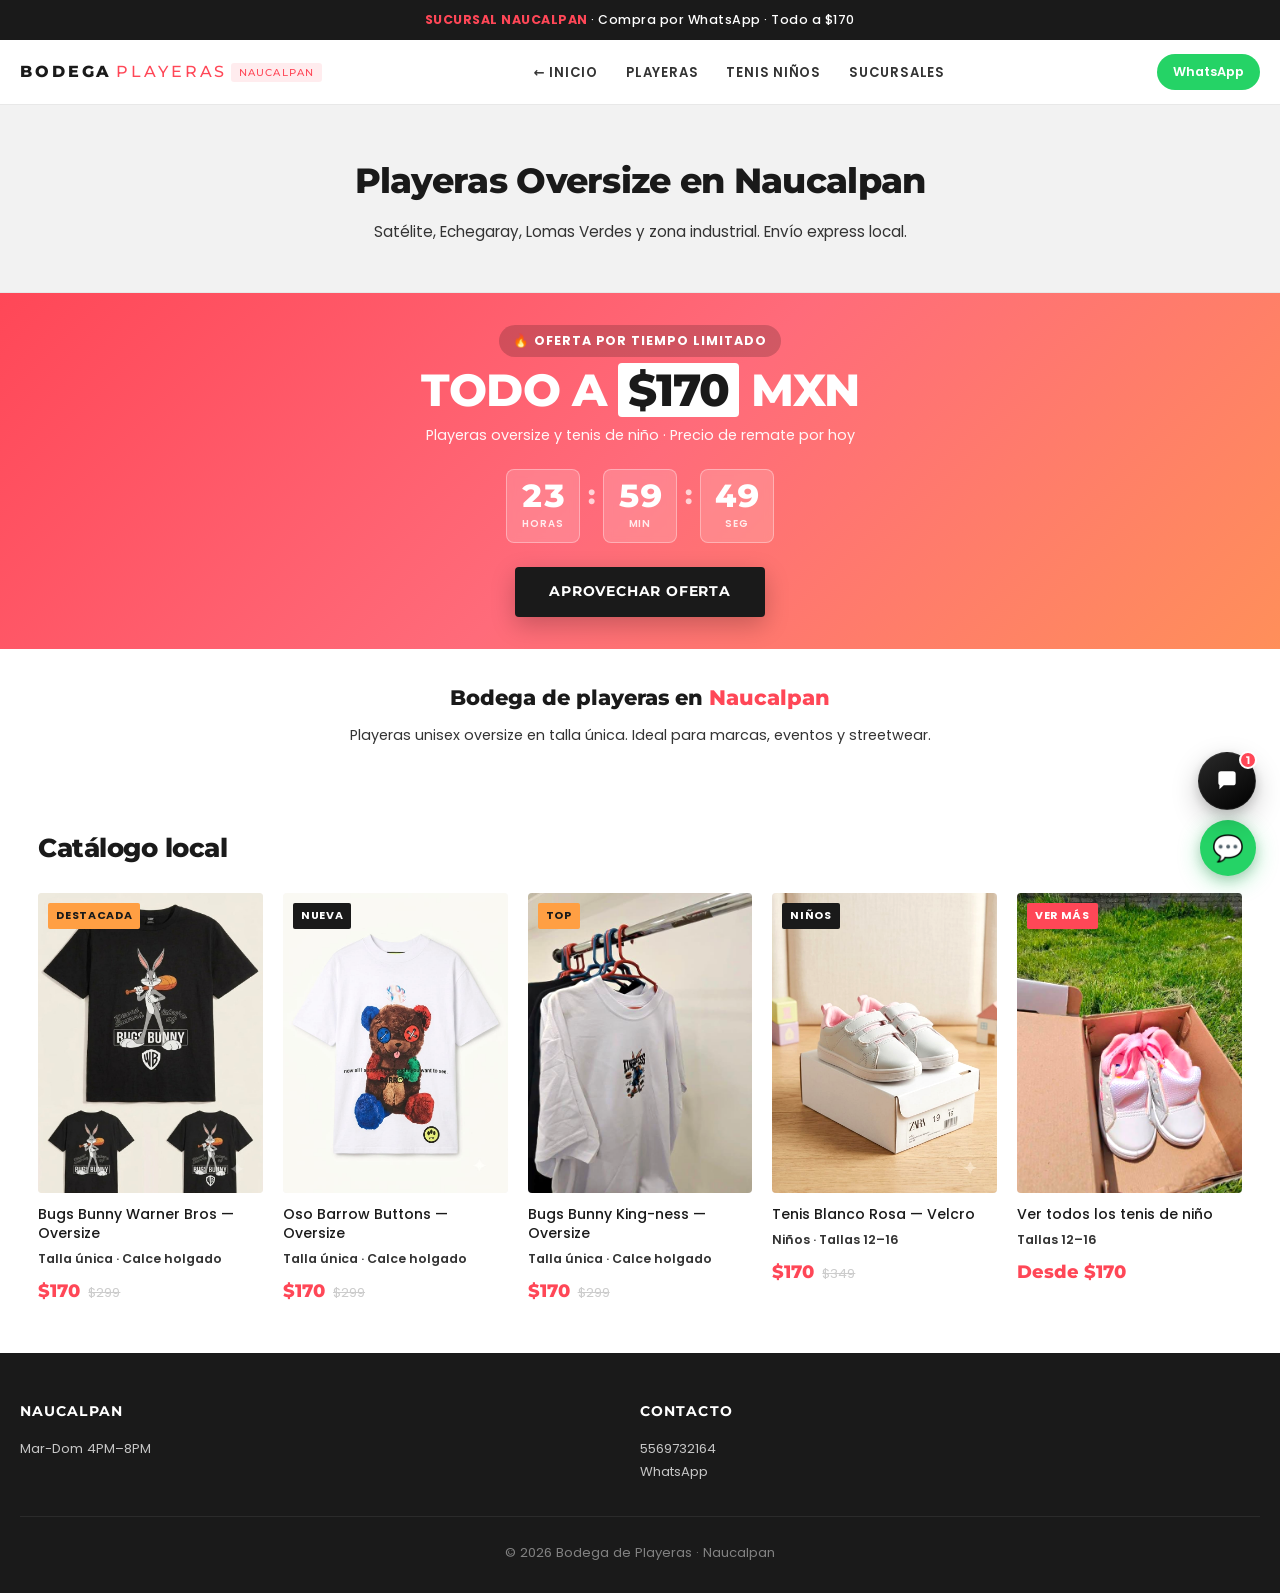
<file: naucalpan.html>
<!DOCTYPE html>
<html lang="es-MX">
<head>
    <meta charset="UTF-8">
    <meta name="viewport" content="width=device-width, initial-scale=1.0">
    <meta name="google-site-verification" content="XdOp3pEtUwwZTBhezQK1dflrmtGBMwA7yBj2yys1PDE">
    <title>Playeras Premium Naucalpan | Satélite y Lomas Verdes</title>
    <meta name="description" content="Playeras oversize en Naucalpan, Satélite y Lomas Verdes. Desde $170. Compra por WhatsApp. 5569732164">
    <link rel="preconnect" href="https://fonts.googleapis.com">
    <link rel="preconnect" href="https://fonts.gstatic.com" crossorigin>
    <link href="https://fonts.googleapis.com/css2?family=Montserrat:wght@400;600;700;800&family=Poppins:wght@400;500;600&display=swap" rel="stylesheet">
    <link rel="stylesheet" href="styles.css">
</head>
<body>
    <div class="promo-bar"><strong>SUCURSAL NAUCALPAN</strong> · Compra por WhatsApp · Todo a $170</div>
    <header class="site-header">
        <div class="site-header__inner">
            <a href="index.html" class="site-header__logo">BODEGA<span>PLAYERAS</span><span class="sucursal-tag">NAUCALPAN</span></a>
            <ul class="site-header__nav" id="mainNav">
                <li><a href="index.html">← Inicio</a></li>
                <li><a href="index.html#catalogo">Playeras</a></li>
                <li><a href="index.html#tenis">Tenis Niños</a></li>
                <li><a href="index.html#sucursales">Sucursales</a></li>
            </ul>
            <div class="site-header__actions">
                <a href="https://wa.me/525569732164" class="site-header__wa" target="_blank" rel="noopener">WhatsApp</a>
                <button class="site-header__menu-btn" id="menuBtn" aria-label="Menú"><span></span><span></span><span></span></button>
            </div>
        </div>
    </header>
    <section class="hero-local">
        <h1>Playeras Oversize en Naucalpan</h1>
        <p>Satélite, Echegaray, Lomas Verdes y zona industrial. Envío express local.</p>
    </section>

    <section class="offer-banner" id="ofertaBanner">
        <div class="offer-banner__inner">
            <span class="offer-banner__flag">🔥 Oferta por tiempo limitado</span>
            <h2 class="offer-banner__title">TODO A <span>$170</span> MXN</h2>
            <p class="offer-banner__sub">Playeras oversize y tenis de niño · Precio de remate por hoy</p>
            <div class="countdown" id="countdown" role="timer" aria-live="polite">
                <div class="countdown__box"><span class="countdown__num" id="cdHours">00</span><span class="countdown__label">Horas</span></div>
                <span class="countdown__sep">:</span>
                <div class="countdown__box"><span class="countdown__num" id="cdMins">00</span><span class="countdown__label">Min</span></div>
                <span class="countdown__sep">:</span>
                <div class="countdown__box"><span class="countdown__num" id="cdSecs">00</span><span class="countdown__label">Seg</span></div>
            </div>
            <a href="https://wa.me/525569732164?text=Hola%2C%20quiero%20aprovechar%20la%20oferta%20de%20todo%20a%20%24170%20MXN.%20%C2%BFMe%20pasas%20los%20modelos%20disponibles%3F" class="offer-banner__cta" target="_blank" rel="noopener">Aprovechar oferta</a>
        </div>
    </section>

    <div class="seo-block">
        <h2>Bodega de playeras en <span>Naucalpan</span></h2>
        <p>Playeras unisex oversize en talla única. Ideal para marcas, eventos y streetwear.</p>
    </div>
    <section class="shop-section" id="catalogo">
        <div class="container">
            <div class="section-head"><h2>Catálogo local</h2></div>
            <div class="shop-grid">
                <a href="producto.html?p=bugs-bunny" class="shop-card">
                    <div class="shop-card__media shop-card__media--product"><span class="shop-card__badge shop-card__badge--hot">Destacada</span><img src="playera-producto.png" alt="Playera Oversize Bugs Bunny Warner Bros"></div>
                    <h3 class="shop-card__title">Bugs Bunny Warner Bros — Oversize</h3>
                    <p class="shop-card__fit">Talla única · Calce holgado</p>
                    <div class="shop-card__price"><span class="shop-card__price-now">$170</span><span class="shop-card__price-old">$299</span></div>
                </a>
                <a href="producto.html?p=oso-barrow" class="shop-card">
                    <div class="shop-card__media shop-card__media--tee"><span class="shop-card__badge shop-card__badge--new">Nueva</span><img src="img/WhatsApp%20Image%202026-07-10%20at%203.26.46%20PM%20(3).jpeg" alt="Playera Oso Barrow oversize"></div>
                    <h3 class="shop-card__title">Oso Barrow Buttons — Oversize</h3>
                    <p class="shop-card__fit">Talla única · Calce holgado</p>
                    <div class="shop-card__price"><span class="shop-card__price-now">$170</span><span class="shop-card__price-old">$299</span></div>
                </a>
                <a href="producto.html?p=bugs-kingness" class="shop-card">
                    <div class="shop-card__media shop-card__media--tee"><span class="shop-card__badge shop-card__badge--hot">Top</span><img src="img/WhatsApp%20Image%202026-07-10%20at%203.26.47%20PM%20(3).jpeg" alt="Playera Bugs Bunny King-ness oversize"></div>
                    <h3 class="shop-card__title">Bugs Bunny King-ness — Oversize</h3>
                    <p class="shop-card__fit">Talla única · Calce holgado</p>
                    <div class="shop-card__price"><span class="shop-card__price-now">$170</span><span class="shop-card__price-old">$299</span></div>
                </a>
                <a href="producto.html?p=tenis-blanco-rosa-velcro" class="shop-card">
                    <div class="shop-card__media shop-card__media--tenis"><span class="shop-card__badge shop-card__badge--new">Niños</span><img src="img/WhatsApp%20Image%202026-07-10%20at%203.26.46%20PM%20(1).jpeg" alt="Tenis blanco rosa velcro niño talla 12-16" style="object-position:center 40%"></div>
                    <h3 class="shop-card__title">Tenis Blanco Rosa — Velcro</h3>
                    <p class="shop-card__fit">Niños · Tallas 12–16</p>
                    <div class="shop-card__price"><span class="shop-card__price-now">$170</span><span class="shop-card__price-old">$349</span></div>
                </a>
                <a href="index.html#tenis" class="shop-card">
                    <div class="shop-card__media shop-card__media--tenis"><span class="shop-card__badge shop-card__badge--sale">Ver más</span><img src="img/WhatsApp%20Image%202026-07-10%20at%203.26.47%20PM%20(10).jpeg" alt="Ver todos los tenis de niño" style="object-position:center 52%"></div>
                    <h3 class="shop-card__title">Ver todos los tenis de niño</h3>
                    <p class="shop-card__fit">Tallas 12–16</p>
                    <div class="shop-card__price"><span class="shop-card__price-now">Desde $170</span></div>
                </a>
            </div>
        </div>
    </section>
    <footer class="site-footer">
        <div class="site-footer__grid">
            <div><h4>Naucalpan</h4><p>Mar-Dom 4PM–8PM</p></div>
            <div><h4>Contacto</h4><ul><li><a href="tel:+525569732164">5569732164</a></li><li><a href="https://wa.me/525569732164">WhatsApp</a></li></ul></div>
        </div>
        <p class="site-footer__bottom">&copy; 2026 Bodega de Playeras · Naucalpan</p>
    </footer>
    <a href="https://wa.me/525569732164" class="wa-float" target="_blank" rel="noopener" aria-label="WhatsApp">💬</a>

    <!-- ═══ CHATBOT DE VENTAS ═══ -->
    <div class="chatbot" id="chatbot">
        <button class="chatbot__toggle" id="chatbotToggle" aria-label="Abrir chat de ventas">
            <span class="chatbot__toggle-icon" aria-hidden="true"><svg viewBox="0 0 24 24" width="26" height="26" xmlns="http://www.w3.org/2000/svg"><path d="M4 5.5A2.5 2.5 0 0 1 6.5 3h11A2.5 2.5 0 0 1 20 5.5v8A2.5 2.5 0 0 1 17.5 16H9l-4 3.6V16H6.5A2.5 2.5 0 0 1 4 13.5v-8Z" fill="currentColor"/><circle cx="8.5" cy="9.5" r="1.2" fill="#fff"/><circle cx="12" cy="9.5" r="1.2" fill="#fff"/><circle cx="15.5" cy="9.5" r="1.2" fill="#fff"/></svg></span>
            <span class="chatbot__badge">1</span>
        </button>
        <div class="chatbot__window" id="chatbotWindow" role="dialog" aria-label="Chat de ventas" aria-hidden="true">
            <div class="chatbot__header">
                <div class="chatbot__header-info">
                    <span class="chatbot__avatar">BP</span>
                    <div>
                        <strong>Bodega de Playeras</strong>
                        <span class="chatbot__status">En línea · Responde al instante</span>
                    </div>
                </div>
                <button class="chatbot__close" id="chatbotClose" aria-label="Cerrar chat">&times;</button>
            </div>
            <div class="chatbot__body" id="chatbotBody"></div>
            <div class="chatbot__quick" id="chatbotQuick"></div>
            <form class="chatbot__input" id="chatbotForm" autocomplete="off">
                <input type="text" id="chatbotInput" placeholder="Escribe aquí…" aria-label="Escribe tu mensaje">
                <button type="submit" aria-label="Enviar mensaje">➤</button>
            </form>
        </div>
    </div>

    <script src="home.js"></script>
    <script src="chatbot.js"></script>
    <script type="application/ld+json">{"@context":"https://schema.org","@type":"LocalBusiness","name":"Bodega de Playeras — Naucalpan","address":{"@type":"PostalAddress","addressLocality":"Naucalpan","addressRegion":"Estado de México"},"telephone":"+525569732164"}</script>
</body>
</html>
</file>
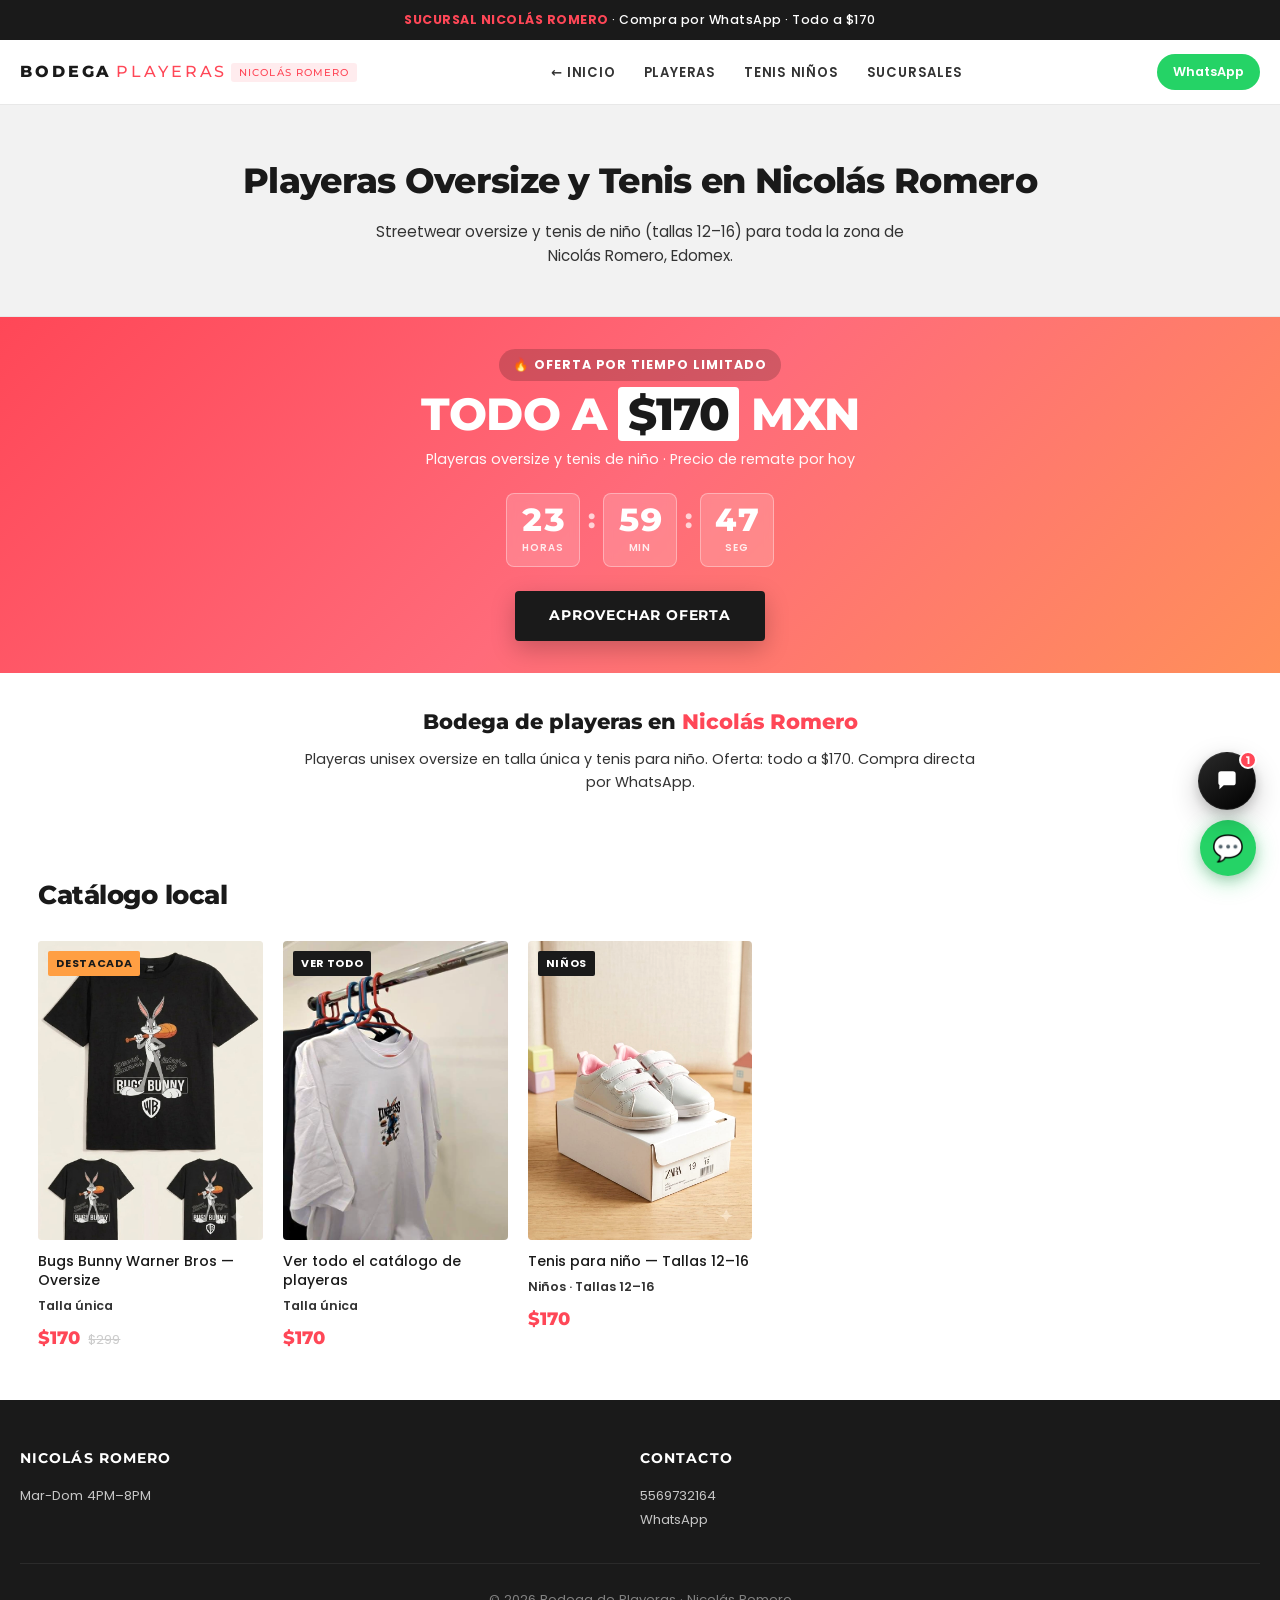
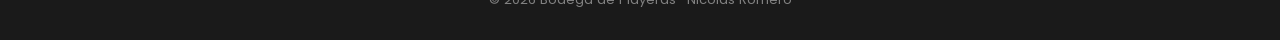
<file: nicolas-romero.html>
<!DOCTYPE html>
<html lang="es-MX">
<head>
    <meta charset="UTF-8">
    <meta name="viewport" content="width=device-width, initial-scale=1.0">
    <meta name="google-site-verification" content="XdOp3pEtUwwZTBhezQK1dflrmtGBMwA7yBj2yys1PDE">
    <title>Bodega de Playeras Nicolás Romero | Oversize desde $170</title>
    <meta name="description" content="Playeras oversize y tenis de niño en Nicolás Romero, Edomex. Todo a $170. Compra por WhatsApp. Mar-Dom 4-8 PM. 5569732164">
    <link rel="preconnect" href="https://fonts.googleapis.com">
    <link rel="preconnect" href="https://fonts.gstatic.com" crossorigin>
    <link href="https://fonts.googleapis.com/css2?family=Montserrat:wght@400;600;700;800&family=Poppins:wght@400;500;600&display=swap" rel="stylesheet">
    <link rel="stylesheet" href="styles.css">
</head>
<body>
    <div class="promo-bar"><strong>SUCURSAL NICOLÁS ROMERO</strong> · Compra por WhatsApp · Todo a $170</div>
    <header class="site-header">
        <div class="site-header__inner">
            <a href="index.html" class="site-header__logo">BODEGA<span>PLAYERAS</span><span class="sucursal-tag">NICOLÁS ROMERO</span></a>
            <ul class="site-header__nav" id="mainNav">
                <li><a href="index.html">← Inicio</a></li>
                <li><a href="index.html#catalogo">Playeras</a></li>
                <li><a href="index.html#tenis">Tenis Niños</a></li>
                <li><a href="index.html#sucursales">Sucursales</a></li>
            </ul>
            <div class="site-header__actions">
                <a href="https://wa.me/525569732164" class="site-header__wa" target="_blank" rel="noopener">WhatsApp</a>
                <button class="site-header__menu-btn" id="menuBtn" aria-label="Menú"><span></span><span></span><span></span></button>
            </div>
        </div>
    </header>
    <section class="hero-local">
        <h1>Playeras Oversize y Tenis en Nicolás Romero</h1>
        <p>Streetwear oversize y tenis de niño (tallas 12–16) para toda la zona de Nicolás Romero, Edomex.</p>
    </section>

    <section class="offer-banner" id="ofertaBanner">
        <div class="offer-banner__inner">
            <span class="offer-banner__flag">🔥 Oferta por tiempo limitado</span>
            <h2 class="offer-banner__title">TODO A <span>$170</span> MXN</h2>
            <p class="offer-banner__sub">Playeras oversize y tenis de niño · Precio de remate por hoy</p>
            <div class="countdown" id="countdown" role="timer" aria-live="polite">
                <div class="countdown__box"><span class="countdown__num" id="cdHours">00</span><span class="countdown__label">Horas</span></div>
                <span class="countdown__sep">:</span>
                <div class="countdown__box"><span class="countdown__num" id="cdMins">00</span><span class="countdown__label">Min</span></div>
                <span class="countdown__sep">:</span>
                <div class="countdown__box"><span class="countdown__num" id="cdSecs">00</span><span class="countdown__label">Seg</span></div>
            </div>
            <a href="https://wa.me/525569732164?text=Hola%2C%20quiero%20aprovechar%20la%20oferta%20de%20todo%20a%20%24170%20MXN.%20%C2%BFMe%20pasas%20los%20modelos%20disponibles%3F" class="offer-banner__cta" target="_blank" rel="noopener">Aprovechar oferta</a>
        </div>
    </section>

    <div class="seo-block">
        <h2>Bodega de playeras en <span>Nicolás Romero</span></h2>
        <p>Playeras unisex oversize en talla única y tenis para niño. Oferta: todo a $170. Compra directa por WhatsApp.</p>
    </div>
    <section class="shop-section" id="catalogo">
        <div class="container">
            <div class="section-head"><h2>Catálogo local</h2></div>
            <div class="shop-grid">
                <a href="producto.html?p=bugs-bunny" class="shop-card">
                    <div class="shop-card__media shop-card__media--product"><span class="shop-card__badge shop-card__badge--hot">Destacada</span><img src="playera-producto.png" alt="Playera Oversize Bugs Bunny Warner Bros"></div>
                    <h3 class="shop-card__title">Bugs Bunny Warner Bros — Oversize</h3>
                    <p class="shop-card__fit">Talla única</p>
                    <div class="shop-card__price"><span class="shop-card__price-now">$170</span><span class="shop-card__price-old">$299</span></div>
                </a>
                <a href="index.html#catalogo" class="shop-card">
                    <div class="shop-card__media shop-card__media--tee"><span class="shop-card__badge shop-card__badge--new">Ver todo</span><img src="img/WhatsApp%20Image%202026-07-10%20at%203.26.47%20PM%20(3).jpeg" alt="Más playeras oversize"></div>
                    <h3 class="shop-card__title">Ver todo el catálogo de playeras</h3>
                    <p class="shop-card__fit">Talla única</p>
                    <div class="shop-card__price"><span class="shop-card__price-now">$170</span></div>
                </a>
                <a href="index.html#tenis" class="shop-card">
                    <div class="shop-card__media shop-card__media--tenis"><span class="shop-card__badge shop-card__badge--new">Niños</span><img src="img/WhatsApp%20Image%202026-07-10%20at%203.26.46%20PM%20(1).jpeg" alt="Tenis para niño tallas 12-16" style="object-position:center 40%"></div>
                    <h3 class="shop-card__title">Tenis para niño — Tallas 12–16</h3>
                    <p class="shop-card__fit">Niños · Tallas 12–16</p>
                    <div class="shop-card__price"><span class="shop-card__price-now">$170</span></div>
                </a>
            </div>
        </div>
    </section>
    <footer class="site-footer">
        <div class="site-footer__grid">
            <div><h4>Nicolás Romero</h4><p>Mar-Dom 4PM–8PM</p></div>
            <div><h4>Contacto</h4><ul><li><a href="tel:+525569732164">5569732164</a></li><li><a href="https://wa.me/525569732164">WhatsApp</a></li></ul></div>
        </div>
        <p class="site-footer__bottom">&copy; 2026 Bodega de Playeras · Nicolás Romero</p>
    </footer>
    <a href="https://wa.me/525569732164" class="wa-float" target="_blank" rel="noopener" aria-label="WhatsApp">💬</a>

    <!-- ═══ CHATBOT DE VENTAS ═══ -->
    <div class="chatbot" id="chatbot">
        <button class="chatbot__toggle" id="chatbotToggle" aria-label="Abrir chat de ventas">
            <span class="chatbot__toggle-icon" aria-hidden="true"><svg viewBox="0 0 24 24" width="26" height="26" xmlns="http://www.w3.org/2000/svg"><path d="M4 5.5A2.5 2.5 0 0 1 6.5 3h11A2.5 2.5 0 0 1 20 5.5v8A2.5 2.5 0 0 1 17.5 16H9l-4 3.6V16H6.5A2.5 2.5 0 0 1 4 13.5v-8Z" fill="currentColor"/><circle cx="8.5" cy="9.5" r="1.2" fill="#fff"/><circle cx="12" cy="9.5" r="1.2" fill="#fff"/><circle cx="15.5" cy="9.5" r="1.2" fill="#fff"/></svg></span>
            <span class="chatbot__badge">1</span>
        </button>
        <div class="chatbot__window" id="chatbotWindow" role="dialog" aria-label="Chat de ventas" aria-hidden="true">
            <div class="chatbot__header">
                <div class="chatbot__header-info">
                    <span class="chatbot__avatar">BP</span>
                    <div>
                        <strong>Bodega de Playeras</strong>
                        <span class="chatbot__status">En línea · Responde al instante</span>
                    </div>
                </div>
                <button class="chatbot__close" id="chatbotClose" aria-label="Cerrar chat">&times;</button>
            </div>
            <div class="chatbot__body" id="chatbotBody"></div>
            <div class="chatbot__quick" id="chatbotQuick"></div>
            <form class="chatbot__input" id="chatbotForm" autocomplete="off">
                <input type="text" id="chatbotInput" placeholder="Escribe aquí…" aria-label="Escribe tu mensaje">
                <button type="submit" aria-label="Enviar mensaje">➤</button>
            </form>
        </div>
    </div>

    <script src="home.js"></script>
    <script src="chatbot.js"></script>
    <script type="application/ld+json">{"@context":"https://schema.org","@type":"LocalBusiness","name":"Bodega de Playeras — Nicolás Romero","address":{"@type":"PostalAddress","addressLocality":"Nicolás Romero","addressRegion":"Estado de México"},"telephone":"+525569732164"}</script>
</body>
</html>
</file>
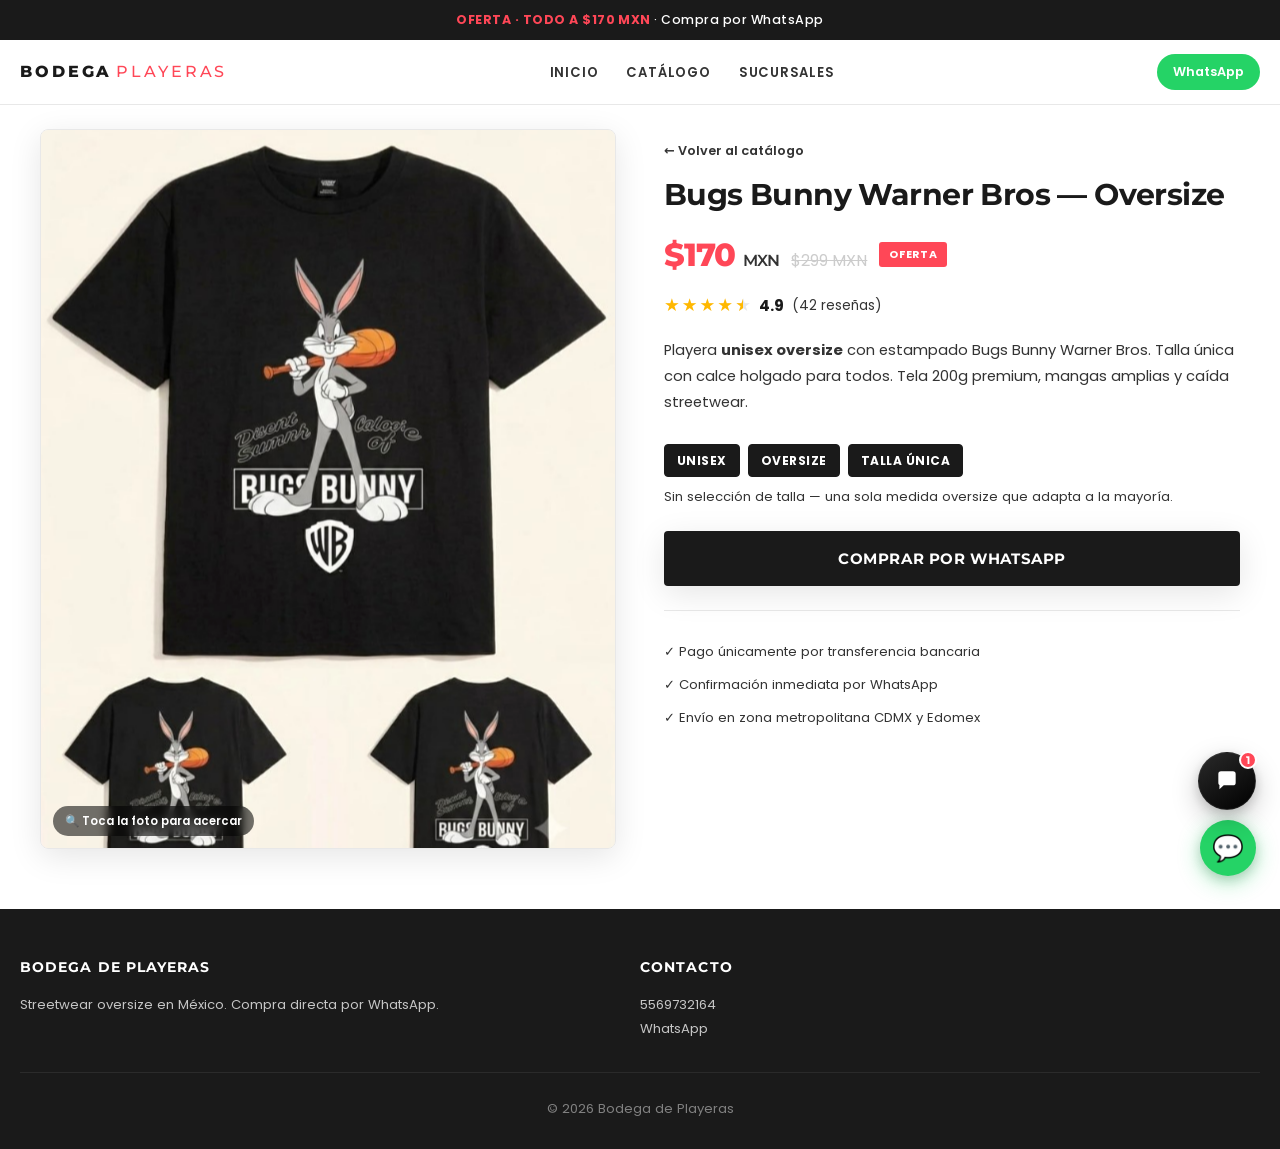
<file: producto.html>
<!DOCTYPE html>
<html lang="es-MX">
<head>
    <meta charset="UTF-8">
    <meta name="viewport" content="width=device-width, initial-scale=1.0">
    <meta name="google-site-verification" content="XdOp3pEtUwwZTBhezQK1dflrmtGBMwA7yBj2yys1PDE">

    <!-- El título y la foto se actualizan según el producto (?p=slug) -->
    <title>Producto | Bodega de Playeras</title>
    <meta name="description" content="Playeras oversize y tenis de niño. Oferta: todo a $170 MXN. Compra por WhatsApp con pago por transferencia.">

    <!-- Tipografía moderna estilo marca global -->
    <link rel="preconnect" href="https://fonts.googleapis.com">
    <link rel="preconnect" href="https://fonts.gstatic.com" crossorigin>
    <link href="https://fonts.googleapis.com/css2?family=Montserrat:wght@400;500;600;700;800&family=Poppins:wght@400;500;600;700&display=swap" rel="stylesheet">

    <link rel="stylesheet" href="styles.css">
</head>
<body>

    <div class="promo-bar">
        <strong>OFERTA · TODO A $170 MXN</strong> · Compra por WhatsApp
    </div>

    <header class="site-header">
        <div class="site-header__inner">
            <a href="index.html" class="site-header__logo">BODEGA<span>PLAYERAS</span></a>
            <ul class="site-header__nav">
                <li><a href="index.html">Inicio</a></li>
                <li><a href="index.html#catalogo">Catálogo</a></li>
                <li><a href="index.html#sucursales">Sucursales</a></li>
            </ul>
            <div class="site-header__actions">
                <a href="https://wa.me/525569732164" class="site-header__wa" target="_blank" rel="noopener">WhatsApp</a>
            </div>
        </div>
    </header>

    <main class="product-page">
        <div class="product-page__inner">

            <section class="gallery" aria-label="Galería del producto">
                <div class="pdp-main" id="pdpMain">
                    <img src="" alt="" class="pdp-img" id="pdpImg">
                    <span class="pdp-zoom-hint">🔍 Toca la foto para acercar</span>
                </div>
            </section>

            <section class="product-info">

                <a class="pdp-back" href="index.html#catalogo">← Volver al catálogo</a>

                <h1 class="product-info__title" id="pdpTitle">Cargando…</h1>

                <div class="product-info__price-row">
                    <p class="product-info__price" id="pdpPrice" data-price="170">$170 <span class="product-info__currency">MXN</span></p>
                    <p class="product-info__price-old" id="pdpPriceOld">$299 MXN</p>
                    <span class="pdp-offer-tag">Oferta</span>
                </div>

                <div class="product-info__rating">
                    <div class="stars" id="pdpStars" aria-hidden="true"></div>
                    <span class="product-info__rating-score" id="pdpScore"></span>
                    <span class="product-info__rating-count" id="pdpReviews"></span>
                </div>

                <p class="product-info__desc" id="pdpDesc"></p>

                <div class="fit-badge" id="pdpTags"></div>
                <p class="fit-badge__note" id="pdpNote"></p>

                <button type="button" class="btn-buy" id="btnBuy">
                    Comprar por WhatsApp
                </button>

                <ul class="product-info__trust">
                    <li>✓ Pago únicamente por transferencia bancaria</li>
                    <li>✓ Confirmación inmediata por WhatsApp</li>
                    <li>✓ Envío en zona metropolitana CDMX y Edomex</li>
                </ul>
            </section>
        </div>
    </main>

    <footer class="site-footer">
        <div class="site-footer__grid">
            <div>
                <h4>Bodega de Playeras</h4>
                <p>Streetwear oversize en México. Compra directa por WhatsApp.</p>
            </div>
            <div>
                <h4>Contacto</h4>
                <ul>
                    <li><a href="tel:+525569732164">5569732164</a></li>
                    <li><a href="https://wa.me/525569732164" target="_blank" rel="noopener">WhatsApp</a></li>
                </ul>
            </div>
        </div>
        <p class="site-footer__bottom">&copy; 2026 Bodega de Playeras</p>
    </footer>

    <a href="https://wa.me/525569732164" class="wa-float" target="_blank" rel="noopener" aria-label="WhatsApp">💬</a>

    <!-- ═══ CHATBOT DE VENTAS ═══ -->
    <div class="chatbot" id="chatbot">
        <button class="chatbot__toggle" id="chatbotToggle" aria-label="Abrir chat de ventas">
            <span class="chatbot__toggle-icon" aria-hidden="true"><svg viewBox="0 0 24 24" width="26" height="26" xmlns="http://www.w3.org/2000/svg"><path d="M4 5.5A2.5 2.5 0 0 1 6.5 3h11A2.5 2.5 0 0 1 20 5.5v8A2.5 2.5 0 0 1 17.5 16H9l-4 3.6V16H6.5A2.5 2.5 0 0 1 4 13.5v-8Z" fill="currentColor"/><circle cx="8.5" cy="9.5" r="1.2" fill="#fff"/><circle cx="12" cy="9.5" r="1.2" fill="#fff"/><circle cx="15.5" cy="9.5" r="1.2" fill="#fff"/></svg></span>
            <span class="chatbot__badge">1</span>
        </button>
        <div class="chatbot__window" id="chatbotWindow" role="dialog" aria-label="Chat de ventas" aria-hidden="true">
            <div class="chatbot__header">
                <div class="chatbot__header-info">
                    <span class="chatbot__avatar">BP</span>
                    <div>
                        <strong>Bodega de Playeras</strong>
                        <span class="chatbot__status">En línea · Responde al instante</span>
                    </div>
                </div>
                <button class="chatbot__close" id="chatbotClose" aria-label="Cerrar chat">&times;</button>
            </div>
            <div class="chatbot__body" id="chatbotBody"></div>
            <div class="chatbot__quick" id="chatbotQuick"></div>
            <form class="chatbot__input" id="chatbotForm" autocomplete="off">
                <input type="text" id="chatbotInput" placeholder="Escribe aquí…" aria-label="Escribe tu mensaje">
                <button type="submit" aria-label="Enviar mensaje">➤</button>
            </form>
        </div>
    </div>

    <script src="producto.js"></script>
    <script src="chatbot.js"></script>
</body>
</html>
</file>
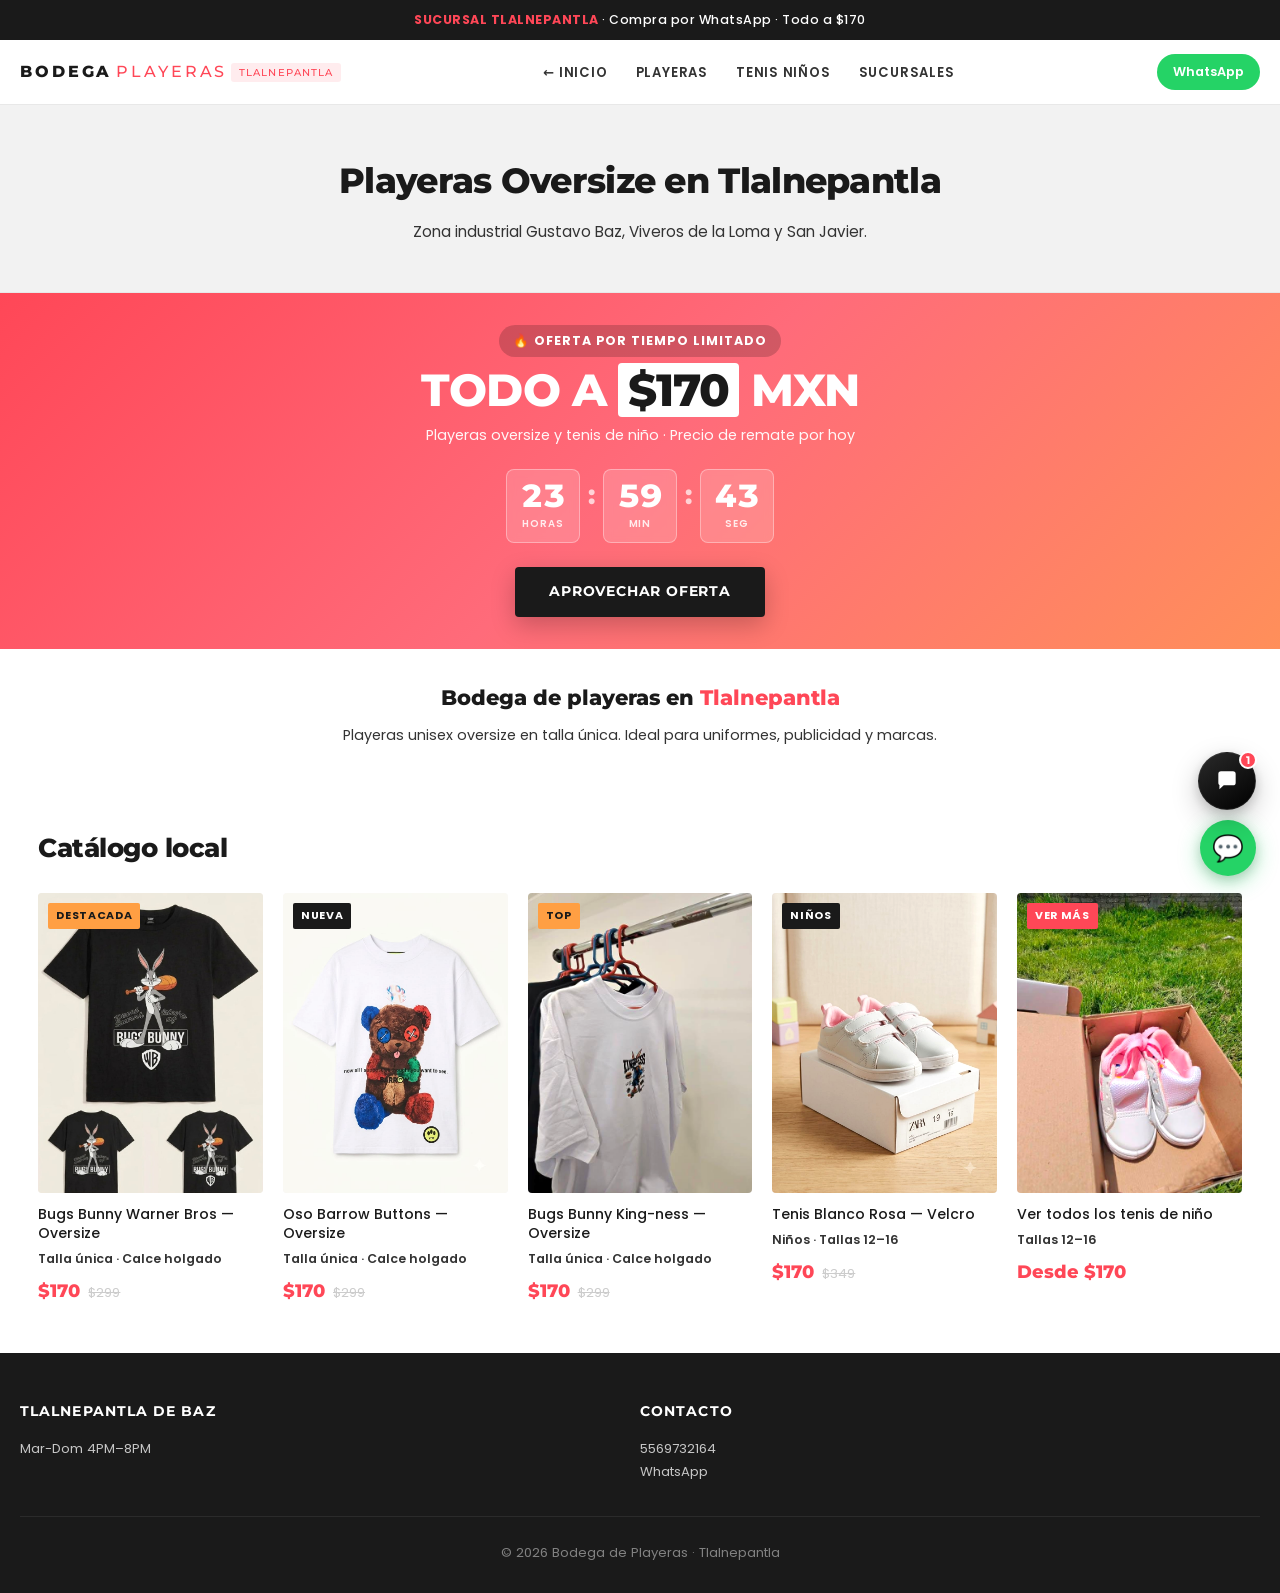
<file: tlalnepantla.html>
<!DOCTYPE html>
<html lang="es-MX">
<head>
    <meta charset="UTF-8">
    <meta name="viewport" content="width=device-width, initial-scale=1.0">
    <meta name="google-site-verification" content="XdOp3pEtUwwZTBhezQK1dflrmtGBMwA7yBj2yys1PDE">
    <title>Playeras por Mayoreo Tlalnepantla | Bodega Industrial</title>
    <meta name="description" content="Playeras oversize en Tlalnepantla de Baz. Desde $170. Uniformes y streetwear. WhatsApp 5569732164">
    <link rel="preconnect" href="https://fonts.googleapis.com">
    <link rel="preconnect" href="https://fonts.gstatic.com" crossorigin>
    <link href="https://fonts.googleapis.com/css2?family=Montserrat:wght@400;600;700;800&family=Poppins:wght@400;500;600&display=swap" rel="stylesheet">
    <link rel="stylesheet" href="styles.css">
</head>
<body>
    <div class="promo-bar"><strong>SUCURSAL TLALNEPANTLA</strong> · Compra por WhatsApp · Todo a $170</div>
    <header class="site-header">
        <div class="site-header__inner">
            <a href="index.html" class="site-header__logo">BODEGA<span>PLAYERAS</span><span class="sucursal-tag">TLALNEPANTLA</span></a>
            <ul class="site-header__nav" id="mainNav">
                <li><a href="index.html">← Inicio</a></li>
                <li><a href="index.html#catalogo">Playeras</a></li>
                <li><a href="index.html#tenis">Tenis Niños</a></li>
                <li><a href="index.html#sucursales">Sucursales</a></li>
            </ul>
            <div class="site-header__actions">
                <a href="https://wa.me/525569732164" class="site-header__wa" target="_blank" rel="noopener">WhatsApp</a>
                <button class="site-header__menu-btn" id="menuBtn" aria-label="Menú"><span></span><span></span><span></span></button>
            </div>
        </div>
    </header>
    <section class="hero-local">
        <h1>Playeras Oversize en Tlalnepantla</h1>
        <p>Zona industrial Gustavo Baz, Viveros de la Loma y San Javier.</p>
    </section>

    <section class="offer-banner" id="ofertaBanner">
        <div class="offer-banner__inner">
            <span class="offer-banner__flag">🔥 Oferta por tiempo limitado</span>
            <h2 class="offer-banner__title">TODO A <span>$170</span> MXN</h2>
            <p class="offer-banner__sub">Playeras oversize y tenis de niño · Precio de remate por hoy</p>
            <div class="countdown" id="countdown" role="timer" aria-live="polite">
                <div class="countdown__box"><span class="countdown__num" id="cdHours">00</span><span class="countdown__label">Horas</span></div>
                <span class="countdown__sep">:</span>
                <div class="countdown__box"><span class="countdown__num" id="cdMins">00</span><span class="countdown__label">Min</span></div>
                <span class="countdown__sep">:</span>
                <div class="countdown__box"><span class="countdown__num" id="cdSecs">00</span><span class="countdown__label">Seg</span></div>
            </div>
            <a href="https://wa.me/525569732164?text=Hola%2C%20quiero%20aprovechar%20la%20oferta%20de%20todo%20a%20%24170%20MXN.%20%C2%BFMe%20pasas%20los%20modelos%20disponibles%3F" class="offer-banner__cta" target="_blank" rel="noopener">Aprovechar oferta</a>
        </div>
    </section>

    <div class="seo-block">
        <h2>Bodega de playeras en <span>Tlalnepantla</span></h2>
        <p>Playeras unisex oversize en talla única. Ideal para uniformes, publicidad y marcas.</p>
    </div>
    <section class="shop-section" id="catalogo">
        <div class="container">
            <div class="section-head"><h2>Catálogo local</h2></div>
            <div class="shop-grid">
                <a href="producto.html?p=bugs-bunny" class="shop-card">
                    <div class="shop-card__media shop-card__media--product"><span class="shop-card__badge shop-card__badge--hot">Destacada</span><img src="playera-producto.png" alt="Playera Oversize Bugs Bunny Warner Bros"></div>
                    <h3 class="shop-card__title">Bugs Bunny Warner Bros — Oversize</h3>
                    <p class="shop-card__fit">Talla única · Calce holgado</p>
                    <div class="shop-card__price"><span class="shop-card__price-now">$170</span><span class="shop-card__price-old">$299</span></div>
                </a>
                <a href="producto.html?p=oso-barrow" class="shop-card">
                    <div class="shop-card__media shop-card__media--tee"><span class="shop-card__badge shop-card__badge--new">Nueva</span><img src="img/WhatsApp%20Image%202026-07-10%20at%203.26.46%20PM%20(3).jpeg" alt="Playera Oso Barrow oversize"></div>
                    <h3 class="shop-card__title">Oso Barrow Buttons — Oversize</h3>
                    <p class="shop-card__fit">Talla única · Calce holgado</p>
                    <div class="shop-card__price"><span class="shop-card__price-now">$170</span><span class="shop-card__price-old">$299</span></div>
                </a>
                <a href="producto.html?p=bugs-kingness" class="shop-card">
                    <div class="shop-card__media shop-card__media--tee"><span class="shop-card__badge shop-card__badge--hot">Top</span><img src="img/WhatsApp%20Image%202026-07-10%20at%203.26.47%20PM%20(3).jpeg" alt="Playera Bugs Bunny King-ness oversize"></div>
                    <h3 class="shop-card__title">Bugs Bunny King-ness — Oversize</h3>
                    <p class="shop-card__fit">Talla única · Calce holgado</p>
                    <div class="shop-card__price"><span class="shop-card__price-now">$170</span><span class="shop-card__price-old">$299</span></div>
                </a>
                <a href="producto.html?p=tenis-blanco-rosa-velcro" class="shop-card">
                    <div class="shop-card__media shop-card__media--tenis"><span class="shop-card__badge shop-card__badge--new">Niños</span><img src="img/WhatsApp%20Image%202026-07-10%20at%203.26.46%20PM%20(1).jpeg" alt="Tenis blanco rosa velcro niño talla 12-16" style="object-position:center 40%"></div>
                    <h3 class="shop-card__title">Tenis Blanco Rosa — Velcro</h3>
                    <p class="shop-card__fit">Niños · Tallas 12–16</p>
                    <div class="shop-card__price"><span class="shop-card__price-now">$170</span><span class="shop-card__price-old">$349</span></div>
                </a>
                <a href="index.html#tenis" class="shop-card">
                    <div class="shop-card__media shop-card__media--tenis"><span class="shop-card__badge shop-card__badge--sale">Ver más</span><img src="img/WhatsApp%20Image%202026-07-10%20at%203.26.47%20PM%20(10).jpeg" alt="Ver todos los tenis de niño" style="object-position:center 52%"></div>
                    <h3 class="shop-card__title">Ver todos los tenis de niño</h3>
                    <p class="shop-card__fit">Tallas 12–16</p>
                    <div class="shop-card__price"><span class="shop-card__price-now">Desde $170</span></div>
                </a>
            </div>
        </div>
    </section>
    <footer class="site-footer">
        <div class="site-footer__grid">
            <div><h4>Tlalnepantla de Baz</h4><p>Mar-Dom 4PM–8PM</p></div>
            <div><h4>Contacto</h4><ul><li><a href="tel:+525569732164">5569732164</a></li><li><a href="https://wa.me/525569732164">WhatsApp</a></li></ul></div>
        </div>
        <p class="site-footer__bottom">&copy; 2026 Bodega de Playeras · Tlalnepantla</p>
    </footer>
    <a href="https://wa.me/525569732164" class="wa-float" target="_blank" rel="noopener" aria-label="WhatsApp">💬</a>

    <!-- ═══ CHATBOT DE VENTAS ═══ -->
    <div class="chatbot" id="chatbot">
        <button class="chatbot__toggle" id="chatbotToggle" aria-label="Abrir chat de ventas">
            <span class="chatbot__toggle-icon" aria-hidden="true"><svg viewBox="0 0 24 24" width="26" height="26" xmlns="http://www.w3.org/2000/svg"><path d="M4 5.5A2.5 2.5 0 0 1 6.5 3h11A2.5 2.5 0 0 1 20 5.5v8A2.5 2.5 0 0 1 17.5 16H9l-4 3.6V16H6.5A2.5 2.5 0 0 1 4 13.5v-8Z" fill="currentColor"/><circle cx="8.5" cy="9.5" r="1.2" fill="#fff"/><circle cx="12" cy="9.5" r="1.2" fill="#fff"/><circle cx="15.5" cy="9.5" r="1.2" fill="#fff"/></svg></span>
            <span class="chatbot__badge">1</span>
        </button>
        <div class="chatbot__window" id="chatbotWindow" role="dialog" aria-label="Chat de ventas" aria-hidden="true">
            <div class="chatbot__header">
                <div class="chatbot__header-info">
                    <span class="chatbot__avatar">BP</span>
                    <div>
                        <strong>Bodega de Playeras</strong>
                        <span class="chatbot__status">En línea · Responde al instante</span>
                    </div>
                </div>
                <button class="chatbot__close" id="chatbotClose" aria-label="Cerrar chat">&times;</button>
            </div>
            <div class="chatbot__body" id="chatbotBody"></div>
            <div class="chatbot__quick" id="chatbotQuick"></div>
            <form class="chatbot__input" id="chatbotForm" autocomplete="off">
                <input type="text" id="chatbotInput" placeholder="Escribe aquí…" aria-label="Escribe tu mensaje">
                <button type="submit" aria-label="Enviar mensaje">➤</button>
            </form>
        </div>
    </div>

    <script src="home.js"></script>
    <script src="chatbot.js"></script>
    <script type="application/ld+json">{"@context":"https://schema.org","@type":"LocalBusiness","name":"Bodega de Playeras — Tlalnepantla","address":{"@type":"PostalAddress","addressLocality":"Tlalnepantla de Baz","addressRegion":"Estado de México"},"telephone":"+525569732164"}</script>
</body>
</html>
</file>
<file: styles.css>
/**
 * Bodega de Playeras — Sistema visual OVRSZ
 * Inspiración: moda rápida global (limpio, fotos grandes, urgencia)
 * Identidad propia: tipografía bold, coral + negro, sin copiar marcas
 */

:root {
    --ink: #1a1a1a;
    --ink-soft: #333333;
    --white: #ffffff;
    --bg: #ffffff;
    --bg-soft: #f8f8f8;
    --bg-muted: #f2f2f2;
    --line: #e8e8e8;
    --line-dark: #cccccc;
    --coral: #ff4757;
    --coral-soft: rgba(255, 71, 87, 0.1);
    --amber: #ff9f43;
    --green: #2ed573;
    --star: #ffb800;
    --wa: #25d366;
    --font-body: 'Poppins', system-ui, sans-serif;
    --font-display: 'Montserrat', system-ui, sans-serif;
    --ease: cubic-bezier(0.4, 0, 0.2, 1);
    --shadow-sm: 0 2px 16px rgba(0, 0, 0, 0.06);
    --shadow-md: 0 8px 32px rgba(0, 0, 0, 0.1);
    --radius: 4px;
    --radius-lg: 8px;
    --container: min(1280px, 94vw);
}

*, *::before, *::after { margin: 0; padding: 0; box-sizing: border-box; }

html { scroll-behavior: smooth; }

body {
    font-family: var(--font-body);
    background: var(--bg);
    color: var(--ink);
    line-height: 1.6;
    -webkit-font-smoothing: antialiased;
}

img { display: block; max-width: 100%; }

a { color: inherit; text-decoration: none; transition: all 0.3s ease; }

button { font-family: inherit; cursor: pointer; border: none; background: none; }

.container { width: var(--container); margin-inline: auto; }

/* ═══ PROMO BAR ═══ */
.promo-bar {
    background: var(--ink);
    color: var(--white);
    text-align: center;
    font-size: 0.78rem;
    font-weight: 500;
    letter-spacing: 0.04em;
    padding: 10px 16px;
}

.promo-bar strong { color: var(--coral); font-weight: 700; }

/* ═══ HEADER ═══ */
.site-header {
    position: sticky;
    top: 0;
    z-index: 200;
    background: rgba(255, 255, 255, 0.97);
    backdrop-filter: blur(16px);
    border-bottom: 1px solid var(--line);
}

.site-header__inner {
    max-width: 1280px;
    margin: 0 auto;
    padding: 14px 20px;
    display: flex;
    align-items: center;
    justify-content: space-between;
    gap: 16px;
}

.site-header__logo {
    font-family: var(--font-display);
    font-weight: 800;
    font-size: 1rem;
    letter-spacing: 0.18em;
    color: var(--ink);
    flex-shrink: 0;
}

.site-header__logo span {
    font-weight: 500;
    color: var(--coral);
    margin-left: 4px;
}

.site-header__nav {
    display: flex;
    gap: 28px;
    list-style: none;
}

.site-header__nav a {
    font-size: 0.82rem;
    font-weight: 600;
    text-transform: uppercase;
    letter-spacing: 0.06em;
    color: var(--ink-soft);
}

.site-header__nav a:hover,
.site-header__nav a.is-active { color: var(--ink); }

.site-header__actions {
    display: flex;
    align-items: center;
    gap: 14px;
}

.site-header__wa {
    font-size: 0.8rem;
    font-weight: 600;
    padding: 8px 16px;
    background: var(--wa);
    color: var(--white);
    border-radius: 20px;
    transition: all 0.3s ease;
}

.site-header__wa:hover {
    transform: translateY(-1px);
    box-shadow: 0 4px 16px rgba(37, 211, 102, 0.35);
}

.site-header__menu-btn {
    display: none;
    width: 36px;
    height: 36px;
    flex-direction: column;
    justify-content: center;
    gap: 5px;
    padding: 6px;
}

.site-header__menu-btn span {
    display: block;
    height: 2px;
    background: var(--ink);
    border-radius: 2px;
    transition: all 0.3s ease;
}

.sucursal-tag {
    font-size: 0.65rem;
    font-weight: 700;
    letter-spacing: 0.1em;
    color: var(--coral);
    background: var(--coral-soft);
    padding: 3px 8px;
    border-radius: 3px;
    margin-left: 8px;
    vertical-align: middle;
}

/* ═══ HERO ═══ */
.hero-shop {
    position: relative;
    min-height: 72vh;
    display: flex;
    align-items: flex-end;
    overflow: hidden;
    background: var(--bg-muted);
}

.hero-shop__bg {
    position: absolute;
    inset: 0;
    width: 100%;
    height: 100%;
    object-fit: cover;
    object-position: center top;
}

.hero-shop__overlay {
    position: absolute;
    inset: 0;
    background: linear-gradient(to top, rgba(0,0,0,0.65) 0%, rgba(0,0,0,0.1) 55%, transparent 100%);
}

.hero-shop__content {
    position: relative;
    z-index: 2;
    padding: 48px 20px 56px;
    max-width: 1280px;
    margin: 0 auto;
    width: 100%;
}

.hero-shop__badge {
    display: inline-block;
    font-size: 0.72rem;
    font-weight: 700;
    letter-spacing: 0.14em;
    text-transform: uppercase;
    background: var(--coral);
    color: var(--white);
    padding: 6px 14px;
    border-radius: 2px;
    margin-bottom: 16px;
}

.hero-shop__title {
    font-family: var(--font-display);
    font-size: clamp(2.2rem, 6vw, 4rem);
    font-weight: 800;
    color: var(--white);
    line-height: 1.05;
    letter-spacing: -0.03em;
    margin-bottom: 12px;
}

.hero-shop__sub {
    font-size: 1rem;
    color: rgba(255,255,255,0.88);
    max-width: 480px;
    margin-bottom: 28px;
}

.hero-shop__cta {
    display: inline-flex;
    align-items: center;
    gap: 8px;
    padding: 16px 32px;
    background: var(--white);
    color: var(--ink);
    font-family: var(--font-display);
    font-weight: 700;
    font-size: 0.85rem;
    letter-spacing: 0.08em;
    text-transform: uppercase;
    border-radius: var(--radius);
    transition: all 0.3s ease;
}

.hero-shop__cta:hover {
    background: var(--ink);
    color: var(--white);
    transform: translateY(-2px);
}

.hero-shop__cta--ghost {
    background: transparent;
    color: var(--white);
    border: 2px solid rgba(255,255,255,0.7);
    margin-left: 12px;
}

.hero-shop__cta--ghost:hover {
    background: var(--white);
    color: var(--ink);
    border-color: var(--white);
}

/* Hero local (sucursales) */
.hero-local {
    background: var(--bg-muted);
    padding: 48px 20px;
    text-align: center;
    border-bottom: 1px solid var(--line);
}

.hero-local h1 {
    font-family: var(--font-display);
    font-size: clamp(1.5rem, 4vw, 2.2rem);
    font-weight: 800;
    letter-spacing: -0.02em;
    margin-bottom: 10px;
}

.hero-local p {
    color: var(--ink-soft);
    font-size: 0.95rem;
    max-width: 560px;
    margin: 0 auto;
}

/* ═══ TRUST STRIP ═══ */
.trust-strip {
    display: grid;
    grid-template-columns: repeat(4, 1fr);
    border-bottom: 1px solid var(--line);
    background: var(--bg-soft);
}

.trust-strip__item {
    padding: 18px 16px;
    text-align: center;
    font-size: 0.78rem;
    font-weight: 600;
    color: var(--ink-soft);
    border-right: 1px solid var(--line);
}

.trust-strip__item:last-child { border-right: none; }

.trust-strip__item strong {
    display: block;
    font-family: var(--font-display);
    font-size: 0.85rem;
    color: var(--ink);
    margin-bottom: 2px;
}

/* ═══ BANNER DE OFERTA + CUENTA REGRESIVA ═══ */
.offer-banner {
    background: linear-gradient(135deg, var(--coral) 0%, #ff6b7a 50%, #ff8f5a 100%);
    color: var(--white);
    text-align: center;
    padding: 32px 20px;
    overflow: hidden;
}

.offer-banner__inner {
    max-width: 720px;
    margin: 0 auto;
    display: flex;
    flex-direction: column;
    align-items: center;
    gap: 10px;
}

.offer-banner__flag {
    display: inline-block;
    font-size: 0.78rem;
    font-weight: 700;
    letter-spacing: 0.08em;
    text-transform: uppercase;
    background: rgba(0, 0, 0, 0.18);
    padding: 6px 14px;
    border-radius: 20px;
}

.offer-banner__title {
    font-family: var(--font-display);
    font-size: clamp(1.8rem, 6vw, 2.8rem);
    font-weight: 800;
    letter-spacing: -0.02em;
    line-height: 1.05;
}

.offer-banner__title span {
    color: var(--ink);
    background: var(--white);
    padding: 0 10px;
    border-radius: var(--radius);
}

.offer-banner__sub {
    font-size: 0.9rem;
    opacity: 0.95;
    margin-bottom: 6px;
}

.countdown {
    display: flex;
    align-items: center;
    gap: 8px;
    margin: 6px 0 4px;
}

.countdown__box {
    display: flex;
    flex-direction: column;
    align-items: center;
    background: rgba(255, 255, 255, 0.16);
    border: 1px solid rgba(255, 255, 255, 0.35);
    border-radius: var(--radius-lg);
    padding: 10px 14px;
    min-width: 64px;
    backdrop-filter: blur(4px);
}

.countdown__num {
    font-family: var(--font-display);
    font-size: clamp(1.4rem, 5vw, 2rem);
    font-weight: 800;
    line-height: 1;
    font-variant-numeric: tabular-nums;
}

.countdown__label {
    font-size: 0.62rem;
    font-weight: 600;
    letter-spacing: 0.1em;
    text-transform: uppercase;
    margin-top: 4px;
    opacity: 0.85;
}

.countdown__sep {
    font-family: var(--font-display);
    font-size: 1.6rem;
    font-weight: 800;
    opacity: 0.7;
    align-self: flex-start;
    margin-top: 6px;
}

.offer-banner__cta {
    margin-top: 10px;
    display: inline-flex;
    align-items: center;
    gap: 8px;
    padding: 14px 34px;
    background: var(--ink);
    color: var(--white);
    font-family: var(--font-display);
    font-weight: 700;
    font-size: 0.85rem;
    letter-spacing: 0.06em;
    text-transform: uppercase;
    border-radius: var(--radius);
    transition: all 0.3s ease;
    box-shadow: 0 8px 24px rgba(0, 0, 0, 0.22);
}

.offer-banner__cta:hover {
    transform: translateY(-2px);
    background: #000;
    box-shadow: 0 12px 32px rgba(0, 0, 0, 0.3);
}

/* ═══ SECTION HEADERS ═══ */
.section-head {
    display: flex;
    justify-content: space-between;
    align-items: flex-end;
    flex-wrap: wrap;
    gap: 12px;
    margin-bottom: 24px;
}

.section-head h2 {
    font-family: var(--font-display);
    font-size: clamp(1.25rem, 3vw, 1.65rem);
    font-weight: 800;
    letter-spacing: -0.02em;
}

.section-head p {
    font-size: 0.85rem;
    color: var(--ink-soft);
}

.section-head__link {
    font-size: 0.8rem;
    font-weight: 600;
    text-decoration: underline;
    text-underline-offset: 3px;
}

/* ═══ FILTER CHIPS ═══ */
.filter-chips {
    display: flex;
    gap: 8px;
    flex-wrap: wrap;
    margin-bottom: 28px;
}

.chip {
    padding: 8px 18px;
    font-size: 0.78rem;
    font-weight: 600;
    border: 1.5px solid var(--line);
    border-radius: 20px;
    background: var(--white);
    color: var(--ink-soft);
    transition: all 0.3s ease;
}

.chip:hover,
.chip.is-active {
    border-color: var(--ink);
    background: var(--ink);
    color: var(--white);
}

/* ═══ PRODUCT GRID (homepage) ═══ */
.shop-section {
    padding: 48px 20px;
}

.shop-grid {
    display: grid;
    grid-template-columns: repeat(auto-fill, minmax(220px, 1fr));
    gap: 20px;
}

.shop-card {
    position: relative;
    transition: transform 0.3s ease;
}

.shop-card:hover { transform: translateY(-4px); }

.shop-card__media {
    position: relative;
    aspect-ratio: 3 / 4;
    overflow: hidden;
    background: var(--bg-muted);
    border-radius: var(--radius);
    margin-bottom: 12px;
}

.shop-card__media img {
    width: 100%;
    height: 100%;
    object-fit: cover;
    transition: transform 0.5s ease;
}

.shop-card:hover .shop-card__media img { transform: scale(1.06); }

.shop-card__badge {
    position: absolute;
    top: 10px;
    left: 10px;
    font-size: 0.68rem;
    font-weight: 700;
    letter-spacing: 0.06em;
    text-transform: uppercase;
    padding: 4px 8px;
    border-radius: 2px;
    z-index: 2;
}

.shop-card__badge--new { background: var(--ink); color: var(--white); }
.shop-card__badge--sale { background: var(--coral); color: var(--white); }
.shop-card__badge--hot { background: var(--amber); color: var(--ink); }

.shop-card__wish {
    position: absolute;
    top: 10px;
    right: 10px;
    width: 32px;
    height: 32px;
    background: rgba(255,255,255,0.92);
    border-radius: 50%;
    display: flex;
    align-items: center;
    justify-content: center;
    font-size: 0.9rem;
    opacity: 0;
    transition: all 0.3s ease;
}

.shop-card:hover .shop-card__wish { opacity: 1; }

.shop-card__title {
    font-size: 0.88rem;
    font-weight: 500;
    color: var(--ink);
    margin-bottom: 6px;
    line-height: 1.35;
    display: -webkit-box;
    -webkit-line-clamp: 2;
    -webkit-box-orient: vertical;
    overflow: hidden;
}

.shop-card__rating {
    display: flex;
    align-items: center;
    gap: 4px;
    margin-bottom: 8px;
    font-size: 0.75rem;
}

.shop-card__stars { color: var(--star); letter-spacing: -1px; }

.shop-card__reviews { color: var(--ink-soft); }

.shop-card__price {
    display: flex;
    align-items: baseline;
    gap: 8px;
}

.shop-card__price-now {
    font-family: var(--font-display);
    font-size: 1.1rem;
    font-weight: 800;
    color: var(--coral);
}

.shop-card__price-old {
    font-size: 0.82rem;
    color: var(--line-dark);
    text-decoration: line-through;
}

.shop-card__urgency {
    font-size: 0.72rem;
    font-weight: 600;
    color: var(--coral);
    margin-top: 6px;
}

/* ═══ FLASH BANNER ═══ */
.flash-banner {
    margin: 0 20px 48px;
    max-width: calc(1280px - 40px);
    margin-inline: auto;
    background: linear-gradient(135deg, var(--ink) 0%, #2d2d2d 100%);
    border-radius: var(--radius-lg);
    padding: 28px 32px;
    display: flex;
    align-items: center;
    justify-content: space-between;
    flex-wrap: wrap;
    gap: 20px;
    color: var(--white);
}

.flash-banner h3 {
    font-family: var(--font-display);
    font-size: 1.2rem;
    font-weight: 800;
}

.flash-banner p { font-size: 0.85rem; opacity: 0.8; }

.flash-banner__btn {
    padding: 12px 28px;
    background: var(--coral);
    color: var(--white);
    font-weight: 700;
    font-size: 0.8rem;
    letter-spacing: 0.06em;
    text-transform: uppercase;
    border-radius: var(--radius);
    transition: all 0.3s ease;
}

.flash-banner__btn:hover {
    background: #ff6b7a;
    transform: scale(1.03);
}

/* ═══ SUCURSALES ═══ */
.zones-section {
    padding: 48px 20px;
    background: var(--bg-soft);
}

.zones-scroll {
    display: flex;
    gap: 12px;
    overflow-x: auto;
    padding-bottom: 8px;
    scrollbar-width: thin;
}

.zone-pill {
    flex-shrink: 0;
    padding: 14px 24px;
    background: var(--white);
    border: 1.5px solid var(--line);
    border-radius: var(--radius);
    font-family: var(--font-display);
    font-size: 0.82rem;
    font-weight: 600;
    transition: all 0.3s ease;
    white-space: nowrap;
}

.zone-pill:hover {
    border-color: var(--ink);
    background: var(--ink);
    color: var(--white);
}

/* ═══ LOOKBOOK ═══ */
.lookbook-section { padding: 48px 20px; }

.lookbook-masonry {
    display: grid;
    grid-template-columns: repeat(3, 1fr);
    gap: 12px;
}

.lookbook-masonry figure {
    position: relative;
    overflow: hidden;
    border-radius: var(--radius);
    aspect-ratio: 3/4;
}

.lookbook-masonry figure:first-child { grid-row: span 1; }

.lookbook-masonry img {
    width: 100%;
    height: 100%;
    object-fit: cover;
    transition: transform 0.5s ease;
}

.lookbook-masonry figure:hover img { transform: scale(1.05); }

.lookbook-masonry figcaption {
    position: absolute;
    bottom: 0;
    left: 0;
    right: 0;
    padding: 16px;
    background: linear-gradient(transparent, rgba(0,0,0,0.6));
    color: var(--white);
    font-size: 0.8rem;
    font-weight: 600;
    letter-spacing: 0.08em;
    text-transform: uppercase;
}

/* ═══ FAQ ═══ */
.faq-section {
    padding: 48px 20px 64px;
    max-width: 720px;
    margin: 0 auto;
}

.faq-list details {
    border-bottom: 1px solid var(--line);
    padding: 18px 0;
}

.faq-list summary {
    font-family: var(--font-display);
    font-weight: 600;
    font-size: 0.92rem;
    cursor: pointer;
    list-style: none;
    display: flex;
    justify-content: space-between;
    align-items: center;
}

.faq-list summary::after {
    content: '+';
    font-size: 1.2rem;
    font-weight: 400;
    color: var(--ink-soft);
    transition: transform 0.3s ease;
}

.faq-list details[open] summary::after { transform: rotate(45deg); }

.faq-list p {
    margin-top: 12px;
    font-size: 0.88rem;
    color: var(--ink-soft);
    line-height: 1.7;
}

/* ═══ FOOTER ═══ */
.site-footer {
    background: var(--ink);
    color: rgba(255,255,255,0.75);
    padding: 48px 20px 28px;
}

.site-footer__grid {
    max-width: 1280px;
    margin: 0 auto 32px;
    display: grid;
    grid-template-columns: 2fr 1fr 1fr;
    gap: 40px;
}

.site-footer h4 {
    font-family: var(--font-display);
    color: var(--white);
    font-size: 0.85rem;
    font-weight: 700;
    letter-spacing: 0.08em;
    text-transform: uppercase;
    margin-bottom: 14px;
}

.site-footer p,
.site-footer li {
    font-size: 0.82rem;
    line-height: 1.8;
    list-style: none;
}

.site-footer a:hover { color: var(--white); }

.site-footer__bottom {
    max-width: 1280px;
    margin: 0 auto;
    padding-top: 24px;
    border-top: 1px solid rgba(255,255,255,0.12);
    font-size: 0.75rem;
    text-align: center;
    opacity: 0.6;
}

/* ═══ WHATSAPP FLOAT ═══ */
.wa-float {
    position: fixed;
    bottom: 24px;
    right: 24px;
    z-index: 1000;
    width: 56px;
    height: 56px;
    background: var(--wa);
    color: var(--white);
    border-radius: 50%;
    display: flex;
    align-items: center;
    justify-content: center;
    font-size: 1.6rem;
    box-shadow: 0 4px 12px rgba(0, 0, 0, 0.15), 0 6px 22px rgba(37, 211, 102, 0.4);
    transition: all 0.3s ease;
}

.wa-float:hover {
    transform: scale(1.08);
    box-shadow: 0 8px 32px rgba(37, 211, 102, 0.55);
}

/* ═══ PRODUCT PAGE (detalle) ═══ */
.product-page { padding: 24px 20px 60px; }

.product-page__inner {
    max-width: 1200px;
    margin: 0 auto;
    display: grid;
    grid-template-columns: 1fr 1fr;
    gap: 48px;
    align-items: start;
}

/* ═══ PRODUCT GALLERY (detalle) ═══ */
.gallery {
    position: sticky;
    top: 80px;
}

.gallery__main {
    position: relative;
    overflow: hidden;
    background: linear-gradient(165deg, #fafafa 0%, #f2f2f4 50%, #ebebed 100%);
    border-radius: var(--radius-lg);
    aspect-ratio: 3 / 4;
    cursor: crosshair;
    box-shadow: 0 4px 24px rgba(0, 0, 0, 0.08);
    border: 1px solid var(--line);
}

.gallery__main::before {
    content: '';
    position: absolute;
    inset: 0;
    background: radial-gradient(ellipse at 50% 30%, rgba(255, 255, 255, 0.5), transparent 70%);
    pointer-events: none;
    z-index: 1;
}

.gallery__main-img {
    width: 100%;
    height: 100%;
    object-fit: cover;
    object-position: center 42%;
    padding: 0;
    transform: scale(1.32);
    transform-origin: center center;
    filter: brightness(1.09) contrast(1.06) saturate(1.08);
    transition: opacity 0.35s ease, transform 0.2s ease-out;
    will-change: transform, opacity;
}

/* Recorte optimizado por diseño */
.gallery__main-img.photo--grande {
    object-position: 50% 44%;
    transform: scale(1.38);
}

.gallery__main-img.photo--chica {
    object-position: 50% 36%;
    transform: scale(1.45);
}

.gallery__main-img.is-fading {
    opacity: 0;
}

.gallery__thumbs {
    display: grid;
    grid-template-columns: repeat(2, 1fr);
    gap: 12px;
    margin-top: 14px;
}

.gallery__thumb {
    position: relative;
    aspect-ratio: 1;
    overflow: hidden;
    border: 2.5px solid transparent;
    border-radius: var(--radius-lg);
    padding: 0;
    background: linear-gradient(165deg, #fafafa, #efeff2);
    transition: all 0.3s ease;
    opacity: 0.72;
    box-shadow: var(--shadow-sm);
}

.gallery__thumb img {
    width: 100%;
    height: 100%;
    object-fit: cover;
    object-position: center 42%;
    padding: 0;
    transform: scale(1.35);
    filter: brightness(1.07) contrast(1.05) saturate(1.06);
    pointer-events: none;
    transition: transform 0.3s ease;
}

.gallery__thumb[data-index="1"] img {
    object-position: 50% 36%;
    transform: scale(1.42);
}

.gallery__thumb:hover {
    opacity: 1;
    border-color: var(--line-dark);
    transform: translateY(-2px);
}

.gallery__thumb.is-active {
    opacity: 1;
    border-color: var(--ink);
    box-shadow: 0 0 0 1px var(--ink);
}

.gallery__thumb-label {
    position: absolute;
    bottom: 0;
    left: 0;
    right: 0;
    padding: 8px 6px;
    font-size: 0.68rem;
    font-weight: 600;
    text-align: center;
    color: var(--ink);
    background: linear-gradient(transparent, rgba(255, 255, 255, 0.95));
    letter-spacing: 0.02em;
}

.gallery__counter {
    position: absolute;
    top: 14px;
    right: 14px;
    z-index: 2;
    font-size: 0.72rem;
    font-weight: 600;
    color: var(--ink-soft);
    background: rgba(255, 255, 255, 0.92);
    padding: 5px 10px;
    border-radius: 20px;
    border: 1px solid var(--line);
}

/* Fotos de producto — recorte estudio en catálogo */
.shop-card__media--product {
    background: #f5f0e8;
}

.shop-card__media--product img {
    object-fit: cover;
    object-position: center 42%;
    transform: scale(1.32);
    padding: 0;
    filter: brightness(1.08) contrast(1.05) saturate(1.06);
    transition: transform 0.5s ease, filter 0.3s ease;
}

.shop-card__media--product.shop-card__media--chica img {
    object-position: center 36%;
    transform: scale(1.38);
}

.shop-card:hover .shop-card__media--product img {
    transform: scale(1.38);
}

.shop-card:hover .shop-card__media--product.shop-card__media--chica img {
    transform: scale(1.44);
}

.gallery__composite {
    width: 100%;
    display: block;
    border-radius: var(--radius-lg);
    box-shadow: 0 4px 24px rgba(0, 0, 0, 0.08);
    border: 1px solid var(--line);
    background: #f5f0e8;
}

/* ═══ PDP — GALERÍA CON ZOOM (foto más cercana) ═══ */
.pdp-main {
    position: relative;
    aspect-ratio: 4 / 5;
    overflow: hidden;
    border-radius: var(--radius-lg);
    border: 1px solid var(--line);
    background: linear-gradient(165deg, #fafafa 0%, #f1f1f3 100%);
    box-shadow: 0 8px 32px rgba(0, 0, 0, 0.1);
    cursor: zoom-in;
}

.pdp-img {
    width: 100%;
    height: 100%;
    object-fit: cover;
    object-position: center 32%;
    transform: scale(1.06);
    transition: transform 0.45s var(--ease);
    filter: brightness(1.03) contrast(1.03) saturate(1.04);
    will-change: transform;
}

@media (hover: hover) {
    .pdp-main:hover .pdp-img { transform: scale(1.4); }
    .pdp-main:hover .pdp-img--zoom { transform: scale(2.3); }
}

.pdp-img--zoom { transform: scale(1.9); }

.pdp-main.is-zoomed { cursor: zoom-out; }
.pdp-main.is-zoomed .pdp-img { transform: scale(1.95); }
.pdp-main.is-zoomed .pdp-img--zoom { transform: scale(2.6); }

.pdp-zoom-hint {
    position: absolute;
    bottom: 12px;
    left: 12px;
    z-index: 2;
    font-size: 0.72rem;
    font-weight: 600;
    color: var(--white);
    background: rgba(0, 0, 0, 0.55);
    padding: 6px 12px;
    border-radius: 20px;
    pointer-events: none;
    backdrop-filter: blur(4px);
}

.pdp-back {
    display: inline-block;
    font-size: 0.8rem;
    font-weight: 600;
    color: var(--ink-soft);
    margin-bottom: 14px;
}

.pdp-back:hover { color: var(--ink); }

.pdp-offer-tag {
    font-size: 0.68rem;
    font-weight: 700;
    letter-spacing: 0.06em;
    text-transform: uppercase;
    background: var(--coral);
    color: var(--white);
    padding: 4px 10px;
    border-radius: 3px;
    align-self: center;
}

.hero-shop--gradient {
    background: linear-gradient(135deg, #1a1a1a 0%, #2d2d2d 50%, #1a1a1a 100%);
}

.hero-shop__bg--product {
    object-fit: cover;
    object-position: center 28%;
    filter: brightness(0.88) contrast(1.04);
}

.shop-card__media--product img {
    object-fit: cover;
    object-position: center 22%;
    transform: scale(1.05);
    padding: 0;
    filter: none;
}

.shop-card__media--card img {
    object-position: center 30%;
}

.shop-card__fit {
    font-size: 0.78rem;
    font-weight: 600;
    color: var(--ink-soft);
    margin-bottom: 8px;
}

.fit-badge {
    display: flex;
    flex-wrap: wrap;
    gap: 8px;
    margin-bottom: 10px;
}

.fit-badge__tag {
    font-size: 0.75rem;
    font-weight: 700;
    letter-spacing: 0.04em;
    text-transform: uppercase;
    padding: 6px 12px;
    border: 1.5px solid var(--ink);
    border-radius: var(--radius);
    background: var(--ink);
    color: var(--white);
}

.fit-badge__note {
    font-size: 0.82rem;
    color: var(--ink-soft);
    margin-bottom: 24px;
    line-height: 1.5;
}

.product-info { padding-top: 8px; }

.product-info__title {
    font-family: var(--font-display);
    font-size: clamp(1.5rem, 3vw, 1.85rem);
    font-weight: 700;
    line-height: 1.25;
    letter-spacing: -0.02em;
    margin-bottom: 16px;
}

.product-info__price-row {
    display: flex;
    align-items: baseline;
    gap: 12px;
    margin-bottom: 14px;
}

.product-info__price {
    font-family: var(--font-display);
    font-size: 2rem;
    font-weight: 800;
    color: var(--coral);
    letter-spacing: -0.03em;
}

.product-info__currency {
    font-size: 1rem;
    font-weight: 600;
    color: var(--ink-soft);
}

.product-info__price-old {
    font-size: 1rem;
    color: var(--line-dark);
    text-decoration: line-through;
}

.product-info__rating {
    display: flex;
    align-items: center;
    gap: 8px;
    margin-bottom: 20px;
}

.stars { display: flex; gap: 2px; }

.stars__icon { color: var(--star); font-size: 1.1rem; line-height: 1; }

.stars__icon--half { position: relative; color: var(--line); }

.stars__icon--half::before {
    content: '★';
    position: absolute;
    left: 0;
    width: 50%;
    overflow: hidden;
    color: var(--star);
}

.product-info__rating-score { font-weight: 700; font-size: 0.95rem; }
.product-info__rating-count { font-size: 0.85rem; color: var(--ink-soft); }

.product-info__desc {
    font-size: 0.92rem;
    color: var(--ink-soft);
    margin-bottom: 28px;
    line-height: 1.75;
}

.btn-buy {
    width: 100%;
    padding: 18px 24px;
    background: var(--ink);
    color: var(--white);
    font-family: var(--font-display);
    font-size: 0.95rem;
    font-weight: 700;
    letter-spacing: 0.04em;
    text-transform: uppercase;
    border-radius: var(--radius);
    transition: all 0.3s ease;
    box-shadow: var(--shadow-md);
}

.btn-buy:hover {
    background: #333;
    transform: translateY(-2px);
    box-shadow: 0 12px 36px rgba(0, 0, 0, 0.18);
}

.product-info__trust {
    list-style: none;
    margin-top: 24px;
    padding-top: 24px;
    border-top: 1px solid var(--line);
}

.product-info__trust li {
    font-size: 0.82rem;
    color: var(--ink-soft);
    padding: 6px 0;
}

/* Local page SEO text */
.seo-block {
    max-width: 720px;
    margin: 0 auto;
    padding: 32px 20px;
    text-align: center;
}

.seo-block h2 {
    font-family: var(--font-display);
    font-size: 1.3rem;
    font-weight: 800;
    margin-bottom: 10px;
}

.seo-block h2 span { color: var(--coral); }

.seo-block p { font-size: 0.9rem; color: var(--ink-soft); }

/* ═══ RESPONSIVE ═══ */
@media (max-width: 900px) {
    .site-header__nav { display: none; }
    .site-header__menu-btn { display: flex; }

    .site-header__nav.is-open {
        display: flex;
        flex-direction: column;
        position: absolute;
        top: 100%;
        left: 0;
        right: 0;
        background: var(--white);
        padding: 20px;
        border-bottom: 1px solid var(--line);
        gap: 16px;
    }

    .trust-strip { grid-template-columns: repeat(2, 1fr); }
    .trust-strip__item:nth-child(2) { border-right: none; }
    .trust-strip__item { border-bottom: 1px solid var(--line); }

    .product-page__inner { grid-template-columns: 1fr; gap: 28px; }
    .gallery { position: static; }

    .lookbook-masonry { grid-template-columns: 1fr 1fr; }
    .site-footer__grid { grid-template-columns: 1fr; gap: 28px; }

    .hero-shop__cta--ghost { margin-left: 0; margin-top: 10px; }
}

@media (max-width: 600px) {
    .shop-grid { grid-template-columns: repeat(2, 1fr); gap: 12px; }
    .lookbook-masonry { grid-template-columns: 1fr; }
    .flash-banner { margin: 0 14px 36px; padding: 20px; }
    .hero-shop { min-height: 60vh; }
}

@media (max-width: 480px) {
    .product-info__price { font-size: 1.65rem; }
    .btn-buy { font-size: 0.82rem; padding: 16px 18px; }
}

/* Hidden filter */
.shop-card.is-hidden { display: none; }

/* ═══ CHATBOT DE VENTAS ═══ */
.chatbot__toggle {
    position: fixed;
    right: 24px;
    bottom: 90px;
    z-index: 1000;
    width: 58px;
    height: 58px;
    border-radius: 50%;
    background: linear-gradient(145deg, #2a2a2a, #000000);
    color: var(--white);
    display: flex;
    align-items: center;
    justify-content: center;
    border: 1px solid rgba(255, 255, 255, 0.08);
    box-shadow: 0 4px 12px rgba(0, 0, 0, 0.15), 0 10px 28px rgba(0, 0, 0, 0.22);
    animation: chatPulse 3s ease-in-out infinite;
    transition: transform 0.25s var(--ease), box-shadow 0.25s var(--ease);
}

.chatbot__toggle-icon {
    display: flex;
    align-items: center;
    justify-content: center;
}

.chatbot__toggle svg { display: block; }

.chatbot__toggle:hover {
    transform: scale(1.06);
    box-shadow: 0 6px 16px rgba(0, 0, 0, 0.2), 0 14px 34px rgba(0, 0, 0, 0.28);
}
.chatbot.is-open .chatbot__toggle { display: none; }

@keyframes chatPulse {
    0%, 100% { box-shadow: 0 4px 12px rgba(0, 0, 0, 0.15), 0 10px 28px rgba(0, 0, 0, 0.22); }
    50% { box-shadow: 0 4px 12px rgba(0, 0, 0, 0.15), 0 12px 32px rgba(0, 0, 0, 0.3); }
}

.chatbot__badge {
    position: absolute;
    top: -2px;
    right: -2px;
    min-width: 18px;
    height: 18px;
    padding: 0 4px;
    border-radius: 9px;
    background: var(--coral);
    color: var(--white);
    border: 2px solid var(--white);
    font-family: var(--font-display);
    font-size: 0.68rem;
    font-weight: 700;
    display: flex;
    align-items: center;
    justify-content: center;
}

.chatbot__window {
    position: fixed;
    right: 24px;
    bottom: 90px;
    z-index: 1001;
    width: 360px;
    max-width: calc(100vw - 32px);
    height: min(560px, 72vh);
    background: var(--white);
    border: 1px solid var(--line);
    border-radius: 16px;
    box-shadow: 0 16px 48px rgba(0, 0, 0, 0.22);
    display: flex;
    flex-direction: column;
    overflow: hidden;
    opacity: 0;
    transform: translateY(16px) scale(0.98);
    pointer-events: none;
    transition: opacity 0.28s var(--ease), transform 0.28s var(--ease);
}

.chatbot.is-open .chatbot__window {
    opacity: 1;
    transform: translateY(0) scale(1);
    pointer-events: auto;
}

.chatbot__header {
    background: linear-gradient(135deg, var(--ink), #2d2d2d);
    color: var(--white);
    padding: 14px 16px;
    display: flex;
    align-items: center;
    justify-content: space-between;
    gap: 10px;
}

.chatbot__header-info { display: flex; align-items: center; gap: 10px; }

.chatbot__avatar {
    width: 38px;
    height: 38px;
    border-radius: 50%;
    background: var(--coral);
    color: var(--white);
    font-family: var(--font-display);
    font-weight: 800;
    font-size: 0.8rem;
    display: flex;
    align-items: center;
    justify-content: center;
    flex-shrink: 0;
}

.chatbot__header strong { display: block; font-family: var(--font-display); font-size: 0.9rem; }

.chatbot__status { font-size: 0.72rem; opacity: 0.85; display: flex; align-items: center; gap: 5px; }

.chatbot__status::before {
    content: '';
    width: 7px;
    height: 7px;
    border-radius: 50%;
    background: var(--green);
    display: inline-block;
}

.chatbot__close {
    color: var(--white);
    font-size: 1.6rem;
    line-height: 1;
    width: 32px;
    height: 32px;
    border-radius: 50%;
    transition: background 0.2s ease;
}

.chatbot__close:hover { background: rgba(255, 255, 255, 0.15); }

.chatbot__body {
    flex: 1;
    overflow-y: auto;
    padding: 16px;
    background: var(--bg-soft);
    display: flex;
    flex-direction: column;
    gap: 10px;
}

.chatbot__msg { display: flex; max-width: 85%; }
.chatbot__msg--bot { align-self: flex-start; }
.chatbot__msg--user { align-self: flex-end; }

.chatbot__bubble {
    padding: 10px 14px;
    border-radius: 14px;
    font-size: 0.86rem;
    line-height: 1.5;
    box-shadow: var(--shadow-sm);
    word-break: break-word;
}

.chatbot__msg--bot .chatbot__bubble {
    background: var(--white);
    color: var(--ink);
    border-bottom-left-radius: 4px;
}

.chatbot__msg--user .chatbot__bubble {
    background: var(--coral);
    color: var(--white);
    border-bottom-right-radius: 4px;
}

.chatbot__edits {
    display: flex;
    flex-wrap: wrap;
    gap: 6px;
    margin-top: 10px;
}

.chatbot__edit {
    font-size: 0.74rem;
    font-weight: 600;
    padding: 5px 10px;
    border: 1.5px solid var(--line-dark);
    border-radius: 14px;
    background: var(--white);
    color: var(--ink-soft);
    transition: all 0.2s ease;
}

.chatbot__edit:hover {
    border-color: var(--ink);
    color: var(--ink);
}

.chatbot__wa {
    display: inline-flex;
    align-items: center;
    gap: 6px;
    margin-top: 8px;
    padding: 9px 14px;
    background: var(--wa);
    color: var(--white) !important;
    font-weight: 600;
    font-size: 0.8rem;
    border-radius: 20px;
    transition: transform 0.2s ease;
}

.chatbot__wa:hover { transform: translateY(-1px); }

.chatbot__typing { display: flex; gap: 4px; align-items: center; }

.chatbot__typing span {
    width: 7px;
    height: 7px;
    border-radius: 50%;
    background: var(--line-dark);
    animation: chatDot 1s infinite;
}

.chatbot__typing span:nth-child(2) { animation-delay: 0.15s; }
.chatbot__typing span:nth-child(3) { animation-delay: 0.3s; }

@keyframes chatDot {
    0%, 60%, 100% { transform: translateY(0); opacity: 0.5; }
    30% { transform: translateY(-5px); opacity: 1; }
}

.chatbot__quick {
    display: flex;
    gap: 6px;
    flex-wrap: wrap;
    padding: 10px 12px;
    background: var(--white);
    border-top: 1px solid var(--line);
}

.chatbot__chip {
    font-size: 0.75rem;
    font-weight: 600;
    padding: 6px 12px;
    border: 1.5px solid var(--line);
    border-radius: 16px;
    color: var(--ink-soft);
    background: var(--white);
    transition: all 0.2s ease;
}

.chatbot__chip:hover { border-color: var(--ink); background: var(--ink); color: var(--white); }

.chatbot__input {
    display: flex;
    gap: 8px;
    padding: 12px;
    background: var(--white);
    border-top: 1px solid var(--line);
}

.chatbot__input input {
    flex: 1;
    padding: 10px 14px;
    border: 1.5px solid var(--line);
    border-radius: 22px;
    font-family: inherit;
    font-size: 0.85rem;
    outline: none;
    transition: border-color 0.2s ease;
}

.chatbot__input input:focus { border-color: var(--coral); }

.chatbot__input button {
    width: 42px;
    height: 42px;
    flex-shrink: 0;
    border-radius: 50%;
    background: var(--coral);
    color: var(--white);
    font-size: 1rem;
    display: flex;
    align-items: center;
    justify-content: center;
    transition: transform 0.2s ease;
}

.chatbot__input button:hover { transform: scale(1.06); }

@media (max-width: 600px) {
    /* WhatsApp abajo y chatbot justo encima, mismo lado (apilados) */
    .wa-float {
        left: auto;
        right: 20px;
        bottom: 20px;
        width: 52px;
        height: 52px;
        font-size: 1.5rem;
        box-shadow: 0 4px 12px rgba(0, 0, 0, 0.15);
    }
    .chatbot__toggle {
        right: 20px;
        bottom: 84px; /* 20px + 52px del WhatsApp + 12px de separación */
        width: 52px;
        height: 52px;
    }
    .chatbot__toggle svg { width: 24px; height: 24px; }

    /* Ventana del chat a pantalla completa con X visible */
    .chatbot__window {
        top: 0;
        left: 0;
        right: 0;
        bottom: 0;
        width: 100%;
        max-width: none;
        height: 100%;
        border: none;
        border-radius: 0;
    }
    .chatbot__close { width: 40px; height: 40px; font-size: 1.9rem; }

    /* Margen inferior para que los botones no tapen el contenido */
    .site-footer { padding-bottom: 96px; }
}

/* ═══ MEDIA DE PLAYERAS (catálogo real) ═══ */
.shop-card__media--tee {
    background: linear-gradient(165deg, #fafafa 0%, #f1f1f3 100%);
}

.shop-card__media--tee img {
    object-fit: cover;
    object-position: center 30%;
    transform: scale(1.02);
    filter: brightness(1.03) contrast(1.03) saturate(1.03);
    transition: transform 0.5s ease, filter 0.3s ease;
}

.shop-card:hover .shop-card__media--tee img {
    transform: scale(1.08);
}

/* ═══ SECCIÓN + MEDIA DE TENIS ═══ */
.shop-section--tenis {
    background: var(--bg-soft);
    border-top: 1px solid var(--line);
    border-bottom: 1px solid var(--line);
}

.shop-card__media--tenis {
    background: linear-gradient(165deg, #f6f6f8 0%, #ececef 100%);
}

.shop-card__media--tenis img {
    object-fit: cover;
    object-position: center center;
    transform: scale(1.04);
    filter: brightness(1.04) contrast(1.04) saturate(1.05);
    transition: transform 0.5s ease, filter 0.3s ease;
}

.shop-card:hover .shop-card__media--tenis img {
    transform: scale(1.1);
}

/* Acercamiento para fotos tomadas de lejos */
.shop-card__media--tenis img.tenis-img--zoom {
    transform: scale(2.2);
    transform-origin: center 52%;
}

.shop-card:hover .shop-card__media--tenis img.tenis-img--zoom {
    transform: scale(2.32);
}

/* Chips de tallas de niños */
.size-note {
    display: flex;
    align-items: center;
    flex-wrap: wrap;
    gap: 8px;
    margin-bottom: 24px;
    font-size: 0.85rem;
    color: var(--ink-soft);
}

.size-note strong {
    font-family: var(--font-display);
    color: var(--ink);
    margin-right: 4px;
}

.size-pill {
    display: inline-flex;
    align-items: center;
    justify-content: center;
    min-width: 38px;
    padding: 6px 12px;
    font-family: var(--font-display);
    font-weight: 700;
    font-size: 0.82rem;
    color: var(--ink);
    background: var(--white);
    border: 1.5px solid var(--line-dark);
    border-radius: 20px;
}
</file>
